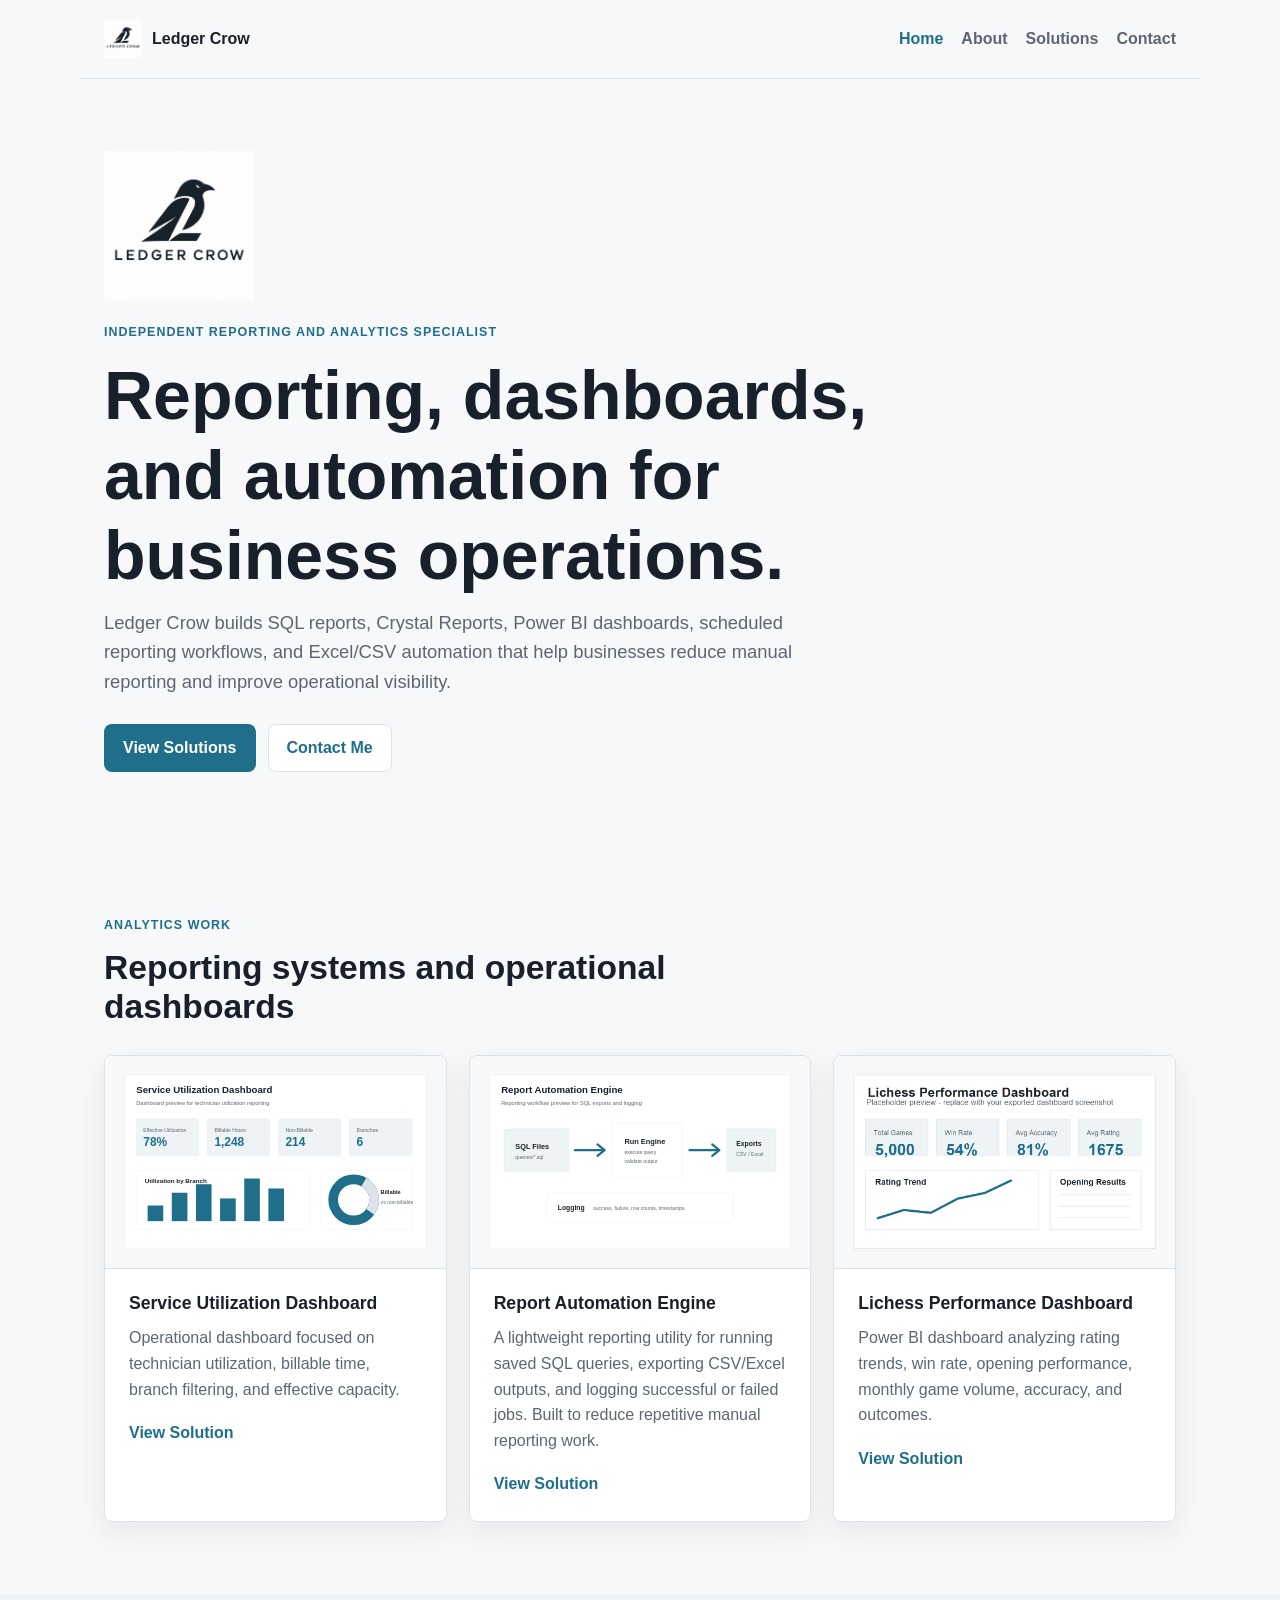
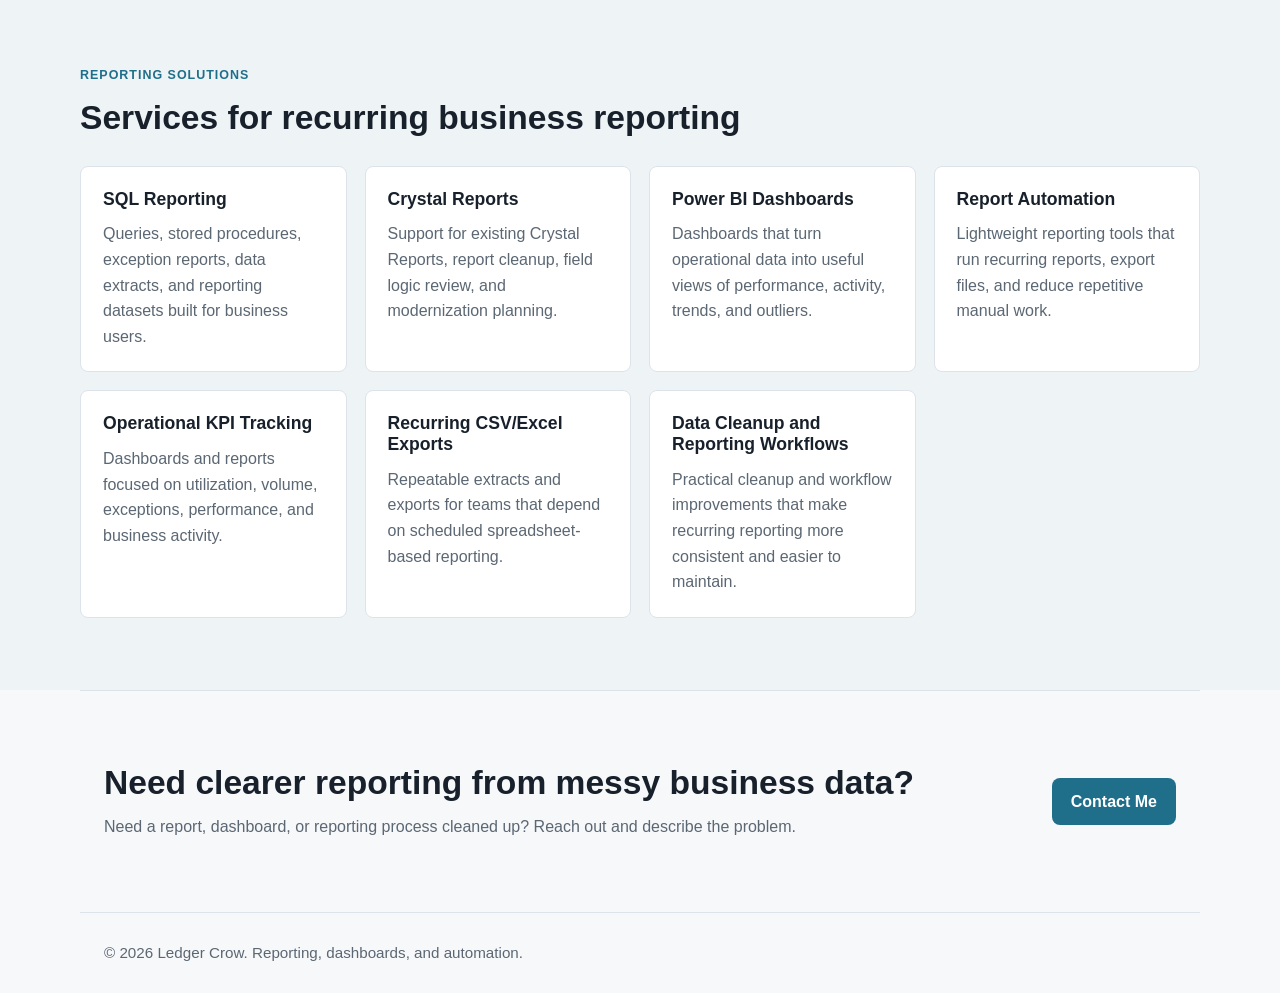
<file: index.html>
<!DOCTYPE html>
<html lang="en">
<head>
  <meta charset="UTF-8">
  <meta name="viewport" content="width=device-width, initial-scale=1.0">
  <title>Ledger Crow | Reporting, Dashboards, and Automation</title>
  <meta name="description" content="Ledger Crow provides independent reporting and analytics services for SQL reports, Power BI dashboards, Crystal Reports, and reporting automation.">
  <link rel="stylesheet" href="style.css">
</head>
<body>
  <header class="site-header">
    <a class="brand" href="index.html">
      <img src="images/ledger-crow-logo.png" alt="Ledger Crow logo">
      <span>Ledger Crow</span>
    </a>
    <button class="nav-toggle" type="button" aria-expanded="false" aria-controls="site-nav">Menu</button>
    <nav class="site-nav" id="site-nav" aria-label="Main navigation">
      <a href="index.html">Home</a>
      <a href="about.html">About</a>
      <a href="projects.html">Solutions</a>
      <a href="contact.html">Contact</a>
    </nav>
  </header>

  <main>
    <section class="hero">
      <div class="hero-content">
        <!-- Replace this headline and intro text with your preferred positioning when ready. -->
        <img class="hero-logo" src="images/ledger-crow-logo.png" alt="Ledger Crow logo">
        <p class="eyebrow">Independent reporting and analytics specialist</p>
        <h1>Reporting, dashboards, and automation for business operations.</h1>
        <p class="hero-text">Ledger Crow builds SQL reports, Crystal Reports, Power BI dashboards, scheduled reporting workflows, and Excel/CSV automation that help businesses reduce manual reporting and improve operational visibility.</p>
        <div class="button-row">
          <a class="button primary" href="projects.html">View Solutions</a>
          <a class="button secondary" href="contact.html">Contact Me</a>
        </div>
      </div>
    </section>

    <section class="section">
      <div class="section-heading">
        <p class="eyebrow">Analytics work</p>
        <h2>Reporting systems and operational dashboards</h2>
      </div>
      <div class="card-grid">
        <article class="project-card">
          <img src="images/service-utilization-placeholder.svg" alt="Service utilization dashboard preview">
          <div class="card-body">
            <h3>Service Utilization Dashboard</h3>
            <p>Operational dashboard focused on technician utilization, billable time, branch filtering, and effective capacity.</p>
            <a class="text-link" href="projects/service-utilization-dashboard.html">View Solution</a>
          </div>
        </article>
        <article class="project-card">
          <img src="images/report-automation-placeholder.svg" alt="Report automation engine preview">
          <div class="card-body">
            <h3>Report Automation Engine</h3>
            <p>A lightweight reporting utility for running saved SQL queries, exporting CSV/Excel outputs, and logging successful or failed jobs. Built to reduce repetitive manual reporting work.</p>
            <a class="text-link" href="projects/report-automation-engine.html">View Solution</a>
          </div>
        </article>
        <article class="project-card">
          <img src="images/lichess-dashboard-preview.png" alt="Lichess Performance Dashboard preview">
          <div class="card-body">
            <h3>Lichess Performance Dashboard</h3>
            <p>Power BI dashboard analyzing rating trends, win rate, opening performance, monthly game volume, accuracy, and outcomes.</p>
            <a class="text-link" href="projects/lichess-dashboard.html">View Solution</a>
          </div>
        </article>
      </div>
    </section>

    <section class="section muted">
      <div class="section-heading">
        <p class="eyebrow">Reporting solutions</p>
        <h2>Services for recurring business reporting</h2>
      </div>
      <div class="service-grid">
        <div class="service-item">
          <h3>SQL Reporting</h3>
          <p>Queries, stored procedures, exception reports, data extracts, and reporting datasets built for business users.</p>
        </div>
        <div class="service-item">
          <h3>Crystal Reports</h3>
          <p>Support for existing Crystal Reports, report cleanup, field logic review, and modernization planning.</p>
        </div>
        <div class="service-item">
          <h3>Power BI Dashboards</h3>
          <p>Dashboards that turn operational data into useful views of performance, activity, trends, and outliers.</p>
        </div>
        <div class="service-item">
          <h3>Report Automation</h3>
          <p>Lightweight reporting tools that run recurring reports, export files, and reduce repetitive manual work.</p>
        </div>
        <div class="service-item">
          <h3>Operational KPI Tracking</h3>
          <p>Dashboards and reports focused on utilization, volume, exceptions, performance, and business activity.</p>
        </div>
        <div class="service-item">
          <h3>Recurring CSV/Excel Exports</h3>
          <p>Repeatable extracts and exports for teams that depend on scheduled spreadsheet-based reporting.</p>
        </div>
        <div class="service-item">
          <h3>Data Cleanup and Reporting Workflows</h3>
          <p>Practical cleanup and workflow improvements that make recurring reporting more consistent and easier to maintain.</p>
        </div>
      </div>
    </section>

    <section class="cta-band">
      <div>
        <h2>Need clearer reporting from messy business data?</h2>
        <p>Need a report, dashboard, or reporting process cleaned up? Reach out and describe the problem.</p>
      </div>
      <a class="button primary" href="contact.html">Contact Me</a>
    </section>
  </main>

  <footer class="site-footer">
    <p>&copy; 2026 Ledger Crow. Reporting, dashboards, and automation.</p>
  </footer>

  <script src="script.js"></script>
</body>
</html>
</file>
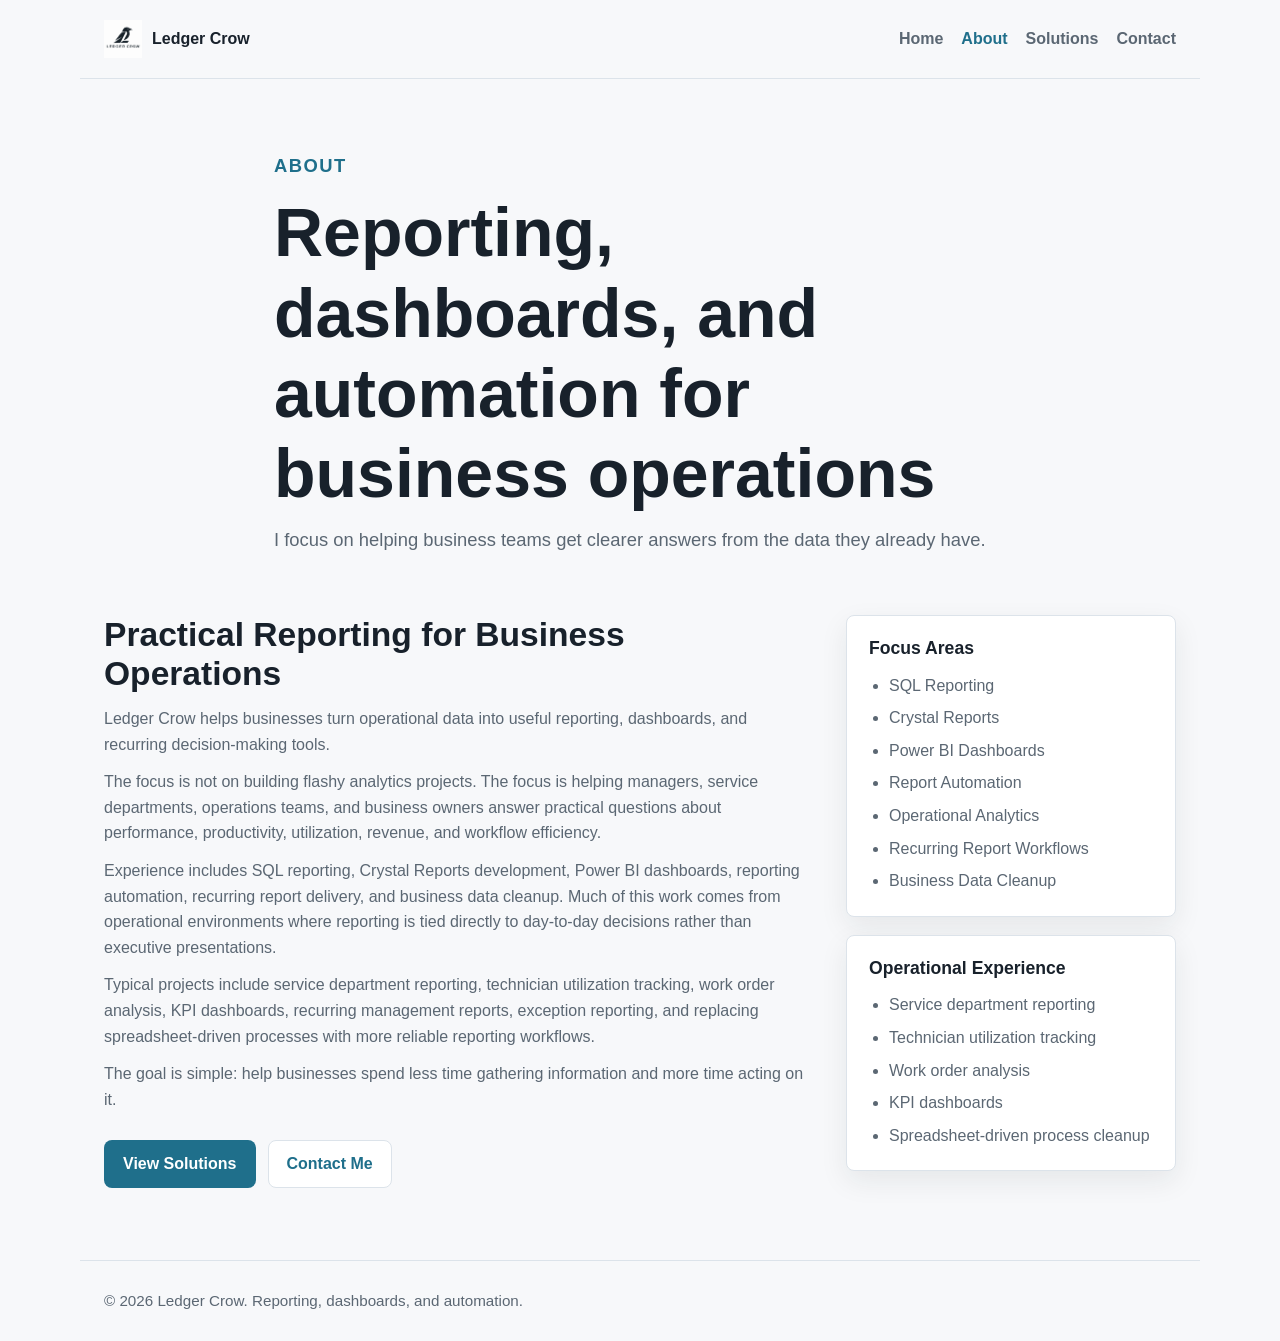
<file: about.html>
<!DOCTYPE html>
<html lang="en">
<head>
  <meta charset="UTF-8">
  <meta name="viewport" content="width=device-width, initial-scale=1.0">
  <title>About | Ledger Crow</title>
  <meta name="description" content="About Ledger Crow, an independent reporting and analytics service for SQL, Power BI, Crystal Reports, and business data.">
  <link rel="stylesheet" href="style.css">
</head>
<body>
  <header class="site-header">
    <a class="brand" href="index.html">
      <img src="images/ledger-crow-logo.png" alt="Ledger Crow logo">
      <span>Ledger Crow</span>
    </a>
    <button class="nav-toggle" type="button" aria-expanded="false" aria-controls="site-nav">Menu</button>
    <nav class="site-nav" id="site-nav" aria-label="Main navigation">
      <a href="index.html">Home</a>
      <a href="about.html">About</a>
      <a href="projects.html">Solutions</a>
      <a href="contact.html">Contact</a>
    </nav>
  </header>

  <main>
    <section class="page-header about-header">
      <p class="eyebrow">About</p>
      <h1>Reporting, dashboards, and automation for business operations</h1>
      <p>I focus on helping business teams get clearer answers from the data they already have.</p>
    </section>

    <section class="section about-content">
      <div class="about-grid">
        <div class="about-main">
          <h2>Practical Reporting for Business Operations</h2>
          <p>Ledger Crow helps businesses turn operational data into useful reporting, dashboards, and recurring decision-making tools.</p>
          <p>The focus is not on building flashy analytics projects. The focus is helping managers, service departments, operations teams, and business owners answer practical questions about performance, productivity, utilization, revenue, and workflow efficiency.</p>
          <p>Experience includes SQL reporting, Crystal Reports development, Power BI dashboards, reporting automation, recurring report delivery, and business data cleanup. Much of this work comes from operational environments where reporting is tied directly to day-to-day decisions rather than executive presentations.</p>
          <p>Typical projects include service department reporting, technician utilization tracking, work order analysis, KPI dashboards, recurring management reports, exception reporting, and replacing spreadsheet-driven processes with more reliable reporting workflows.</p>
          <p>The goal is simple: help businesses spend less time gathering information and more time acting on it.</p>
          <div class="button-row">
            <a class="button primary" href="projects.html">View Solutions</a>
            <a class="button secondary" href="contact.html">Contact Me</a>
          </div>
        </div>

        <aside class="about-sidebar" aria-label="Ledger Crow focus areas">
          <div class="info-card">
            <h3>Focus Areas</h3>
            <ul class="compact-list">
              <li>SQL Reporting</li>
              <li>Crystal Reports</li>
              <li>Power BI Dashboards</li>
              <li>Report Automation</li>
              <li>Operational Analytics</li>
              <li>Recurring Report Workflows</li>
              <li>Business Data Cleanup</li>
            </ul>
          </div>

          <div class="info-card">
            <h3>Operational Experience</h3>
            <ul class="compact-list">
              <li>Service department reporting</li>
              <li>Technician utilization tracking</li>
              <li>Work order analysis</li>
              <li>KPI dashboards</li>
              <li>Spreadsheet-driven process cleanup</li>
            </ul>
          </div>
        </aside>
      </div>
    </section>
  </main>

  <footer class="site-footer">
    <p>&copy; 2026 Ledger Crow. Reporting, dashboards, and automation.</p>
  </footer>

  <script src="script.js"></script>
</body>
</html>
</file>
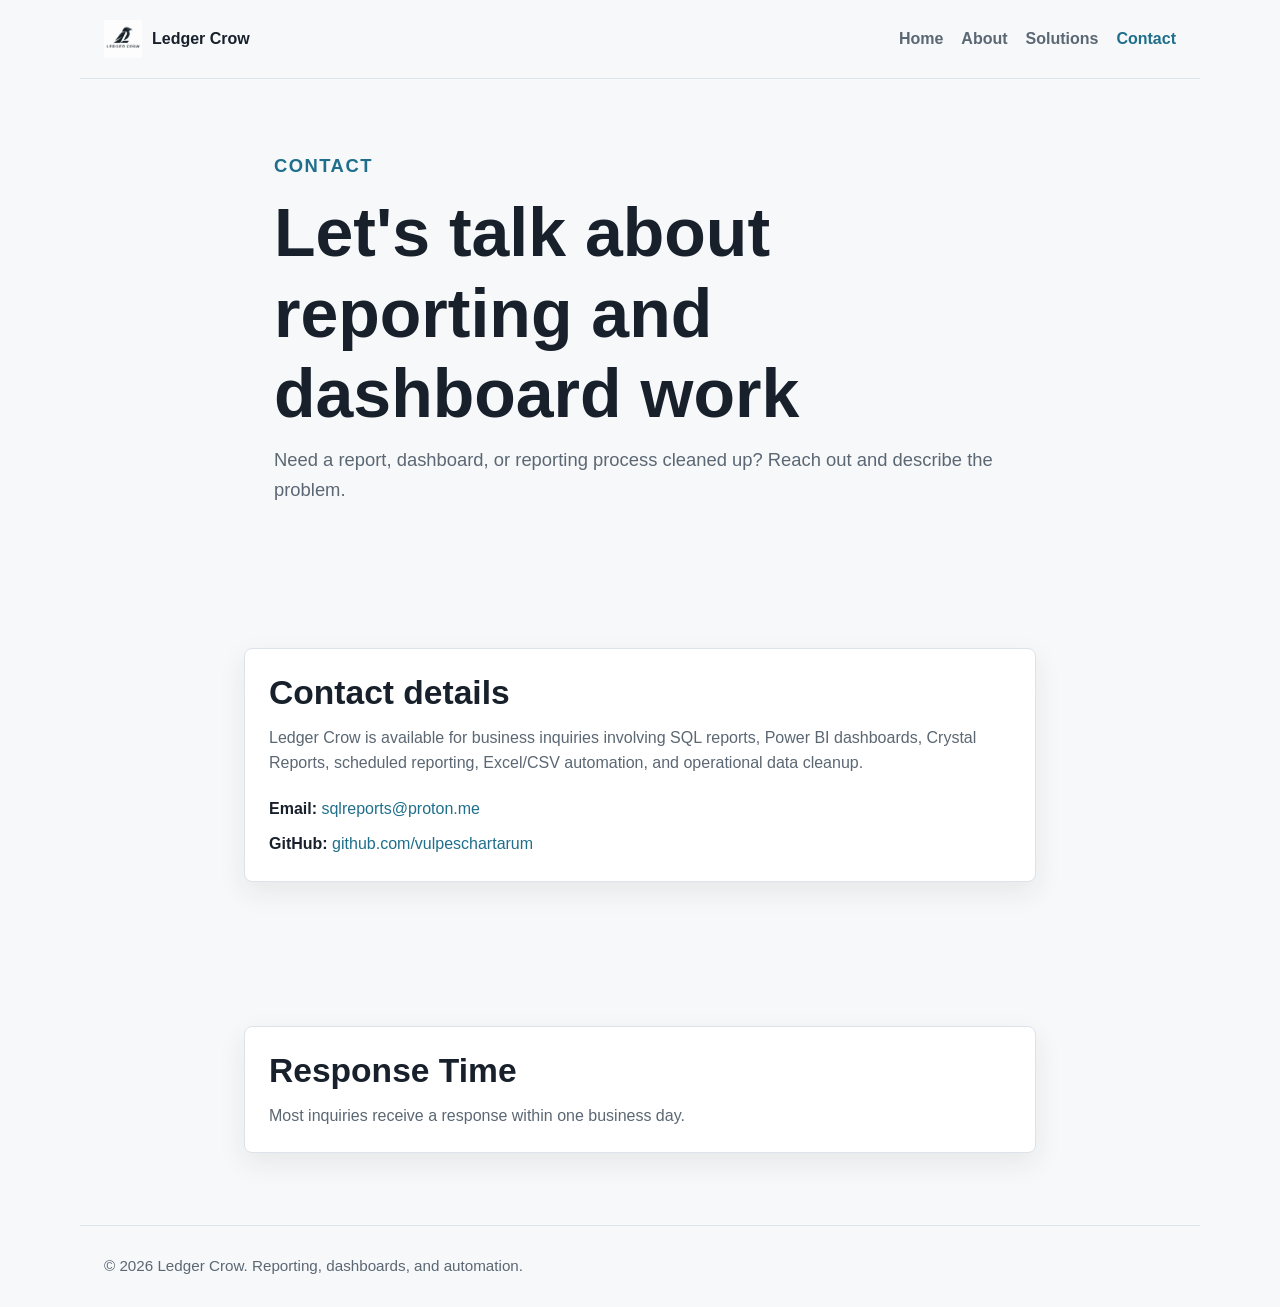
<file: contact.html>
<!DOCTYPE html>
<html lang="en">
<head>
  <meta charset="UTF-8">
  <meta name="viewport" content="width=device-width, initial-scale=1.0">
  <title>Contact | Ledger Crow</title>
  <meta name="description" content="Contact Ledger Crow for SQL reporting, Power BI dashboards, Crystal Reports, reporting automation, and data cleanup work.">
  <link rel="stylesheet" href="style.css">
</head>
<body>
  <header class="site-header">
    <a class="brand" href="index.html">
      <img src="images/ledger-crow-logo.png" alt="Ledger Crow logo">
      <span>Ledger Crow</span>
    </a>
    <button class="nav-toggle" type="button" aria-expanded="false" aria-controls="site-nav">Menu</button>
    <nav class="site-nav" id="site-nav" aria-label="Main navigation">
      <a href="index.html">Home</a>
      <a href="about.html">About</a>
      <a href="projects.html">Solutions</a>
      <a href="contact.html">Contact</a>
    </nav>
  </header>

  <main>
    <section class="page-header">
      <p class="eyebrow">Contact</p>
      <h1>Let's talk about reporting and dashboard work</h1>
      <p>Need a report, dashboard, or reporting process cleaned up? Reach out and describe the problem.</p>
    </section>

    <section class="section narrow">
      <div class="contact-card">
        <h2>Contact details</h2>
        <p>Ledger Crow is available for business inquiries involving SQL reports, Power BI dashboards, Crystal Reports, scheduled reporting, Excel/CSV automation, and operational data cleanup.</p>
        <ul class="contact-list">
          <li><strong>Email:</strong> <a href="mailto:sqlreports@proton.me">sqlreports@proton.me</a></li>
          <li><strong>GitHub:</strong> <a href="https://github.com/vulpeschartarum" target="_blank" rel="noopener">github.com/vulpeschartarum</a></li>
        </ul>
      </div>
    </section>

    <section class="section narrow">
      <div class="contact-card">
        <h2>Response Time</h2>
        <p>Most inquiries receive a response within one business day.</p>
      </div>
    </section>
  </main>

  <footer class="site-footer">
    <p>&copy; 2026 Ledger Crow. Reporting, dashboards, and automation.</p>
  </footer>

  <script src="script.js"></script>
</body>
</html>
</file>
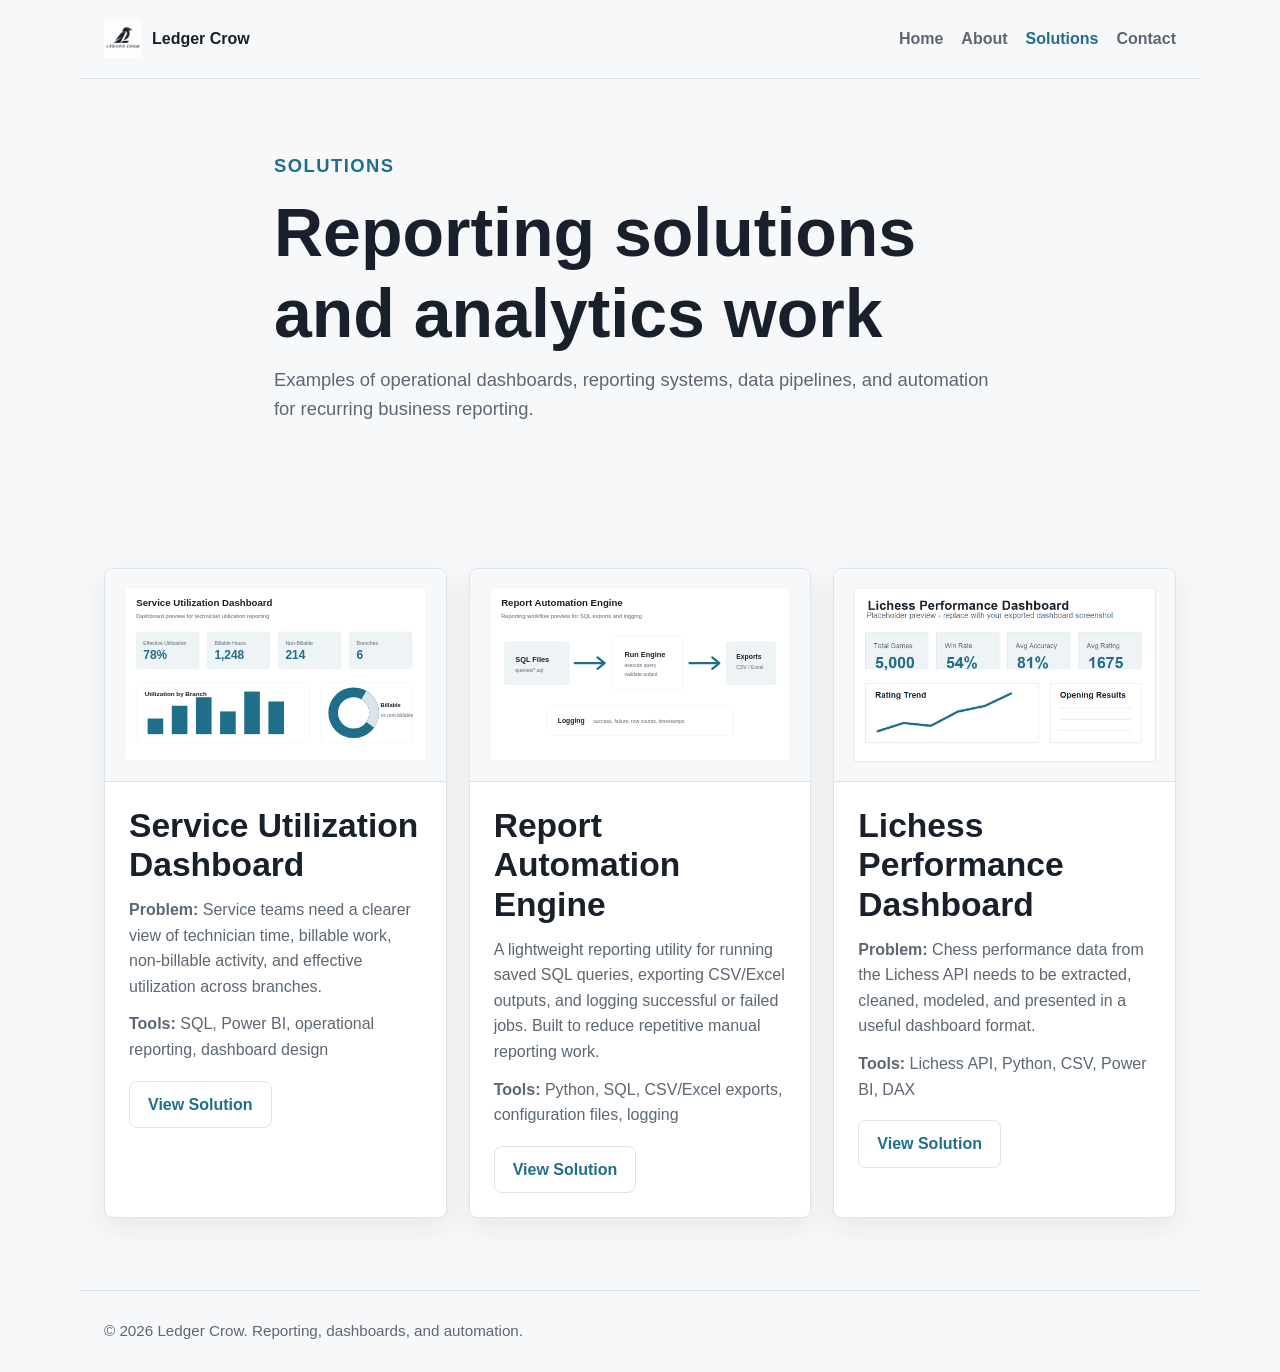
<file: projects.html>
<!DOCTYPE html>
<html lang="en">
<head>
  <meta charset="UTF-8">
  <meta name="viewport" content="width=device-width, initial-scale=1.0">
  <title>Solutions | Ledger Crow</title>
  <meta name="description" content="Ledger Crow solutions for SQL reporting, Power BI dashboards, Crystal Reports, and report automation.">
  <link rel="stylesheet" href="style.css">
</head>
<body>
  <header class="site-header">
    <a class="brand" href="index.html">
      <img src="images/ledger-crow-logo.png" alt="Ledger Crow logo">
      <span>Ledger Crow</span>
    </a>
    <button class="nav-toggle" type="button" aria-expanded="false" aria-controls="site-nav">Menu</button>
    <nav class="site-nav" id="site-nav" aria-label="Main navigation">
      <a href="index.html">Home</a>
      <a href="about.html">About</a>
      <a href="projects.html">Solutions</a>
      <a href="contact.html">Contact</a>
    </nav>
  </header>

  <main>
    <section class="page-header">
      <p class="eyebrow">Solutions</p>
      <h1>Reporting solutions and analytics work</h1>
      <p>Examples of operational dashboards, reporting systems, data pipelines, and automation for recurring business reporting.</p>
    </section>

    <section class="section">
      <div class="card-grid">
        <article class="project-card">
          <img src="images/service-utilization-placeholder.svg" alt="Service utilization dashboard preview">
          <div class="card-body">
            <h2>Service Utilization Dashboard</h2>
            <p><strong>Problem:</strong> Service teams need a clearer view of technician time, billable work, non-billable activity, and effective utilization across branches.</p>
            <p><strong>Tools:</strong> SQL, Power BI, operational reporting, dashboard design</p>
            <a class="button secondary" href="projects/service-utilization-dashboard.html">View Solution</a>
          </div>
        </article>

        <article class="project-card">
          <img src="images/report-automation-placeholder.svg" alt="Report automation engine preview">
          <div class="card-body">
            <h2>Report Automation Engine</h2>
            <p>A lightweight reporting utility for running saved SQL queries, exporting CSV/Excel outputs, and logging successful or failed jobs. Built to reduce repetitive manual reporting work.</p>
            <p><strong>Tools:</strong> Python, SQL, CSV/Excel exports, configuration files, logging</p>
            <a class="button secondary" href="projects/report-automation-engine.html">View Solution</a>
          </div>
        </article>

        <article class="project-card">
          <img src="images/lichess-dashboard-preview.png" alt="Lichess Performance Dashboard preview">
          <div class="card-body">
            <h2>Lichess Performance Dashboard</h2>
            <p><strong>Problem:</strong> Chess performance data from the Lichess API needs to be extracted, cleaned, modeled, and presented in a useful dashboard format.</p>
            <p><strong>Tools:</strong> Lichess API, Python, CSV, Power BI, DAX</p>
            <a class="button secondary" href="projects/lichess-dashboard.html">View Solution</a>
          </div>
        </article>
      </div>
    </section>
  </main>

  <footer class="site-footer">
    <p>&copy; 2026 Ledger Crow. Reporting, dashboards, and automation.</p>
  </footer>

  <script src="script.js"></script>
</body>
</html>
</file>
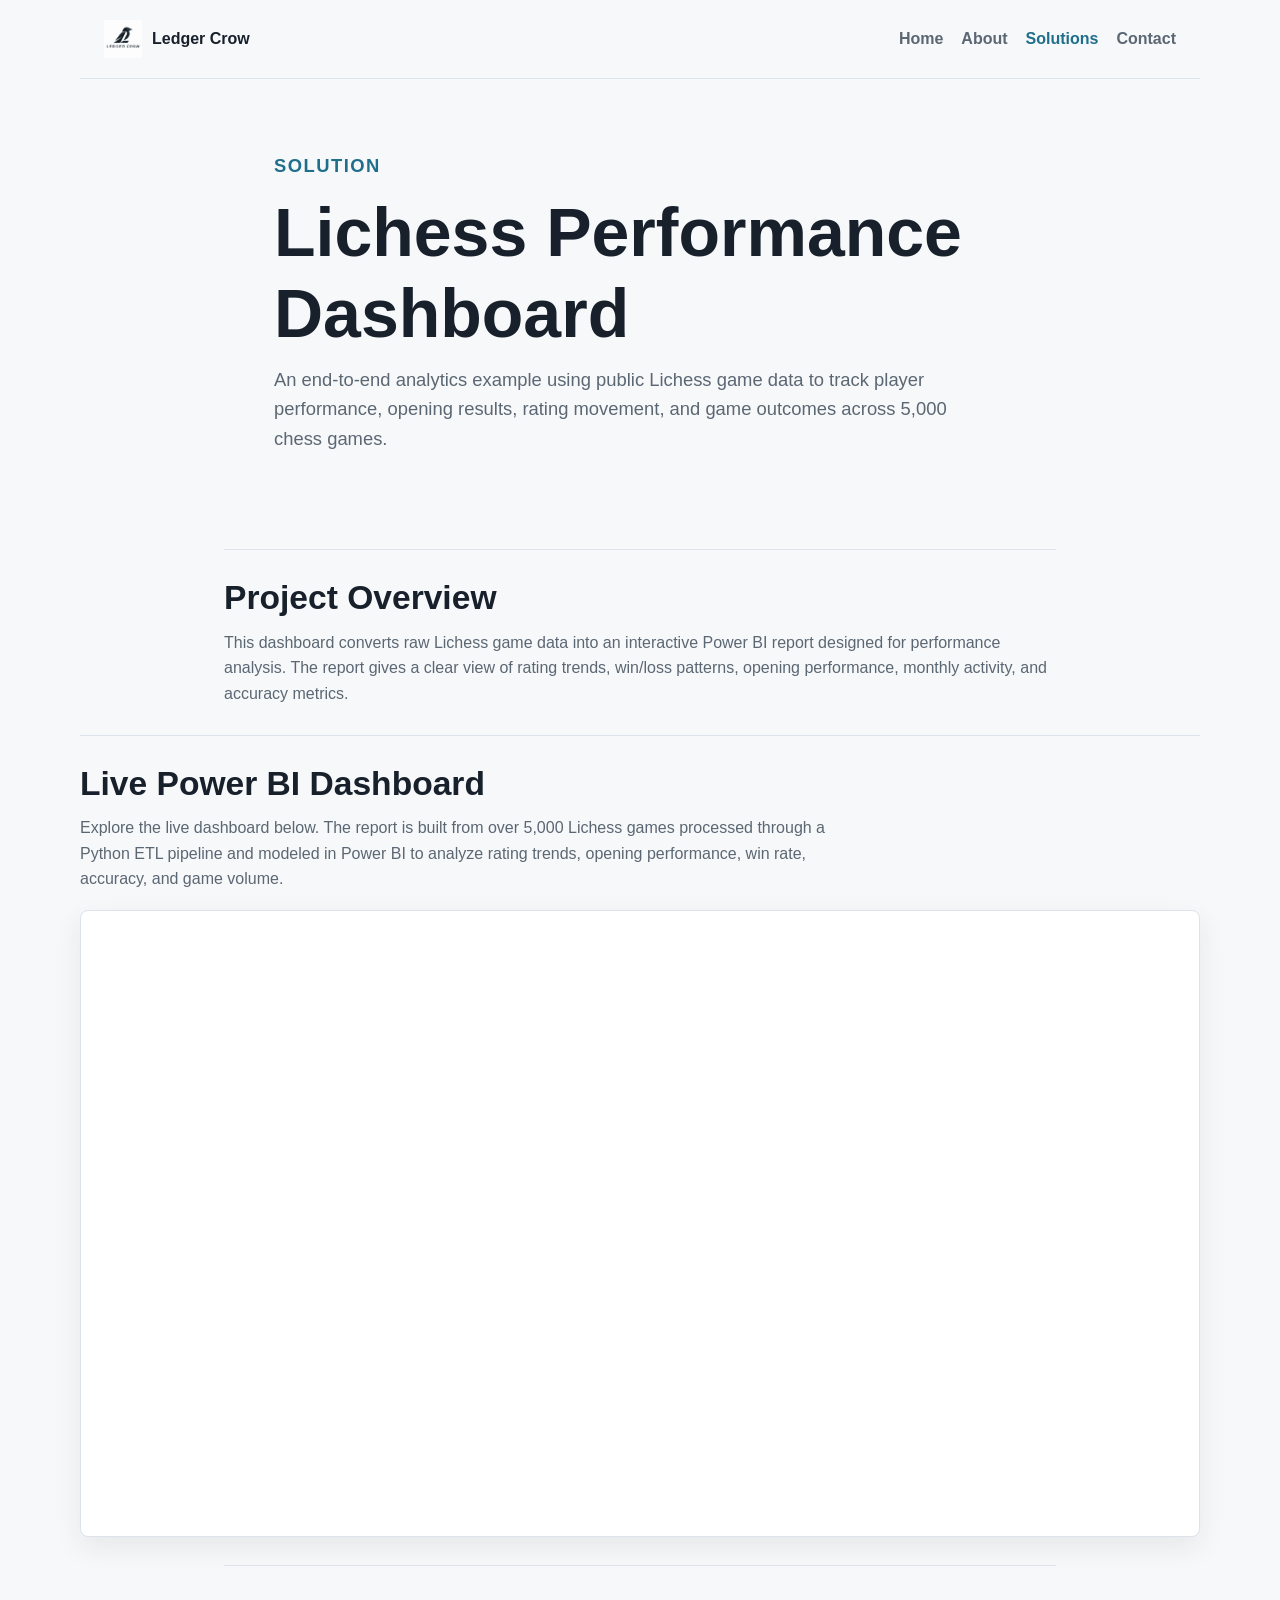
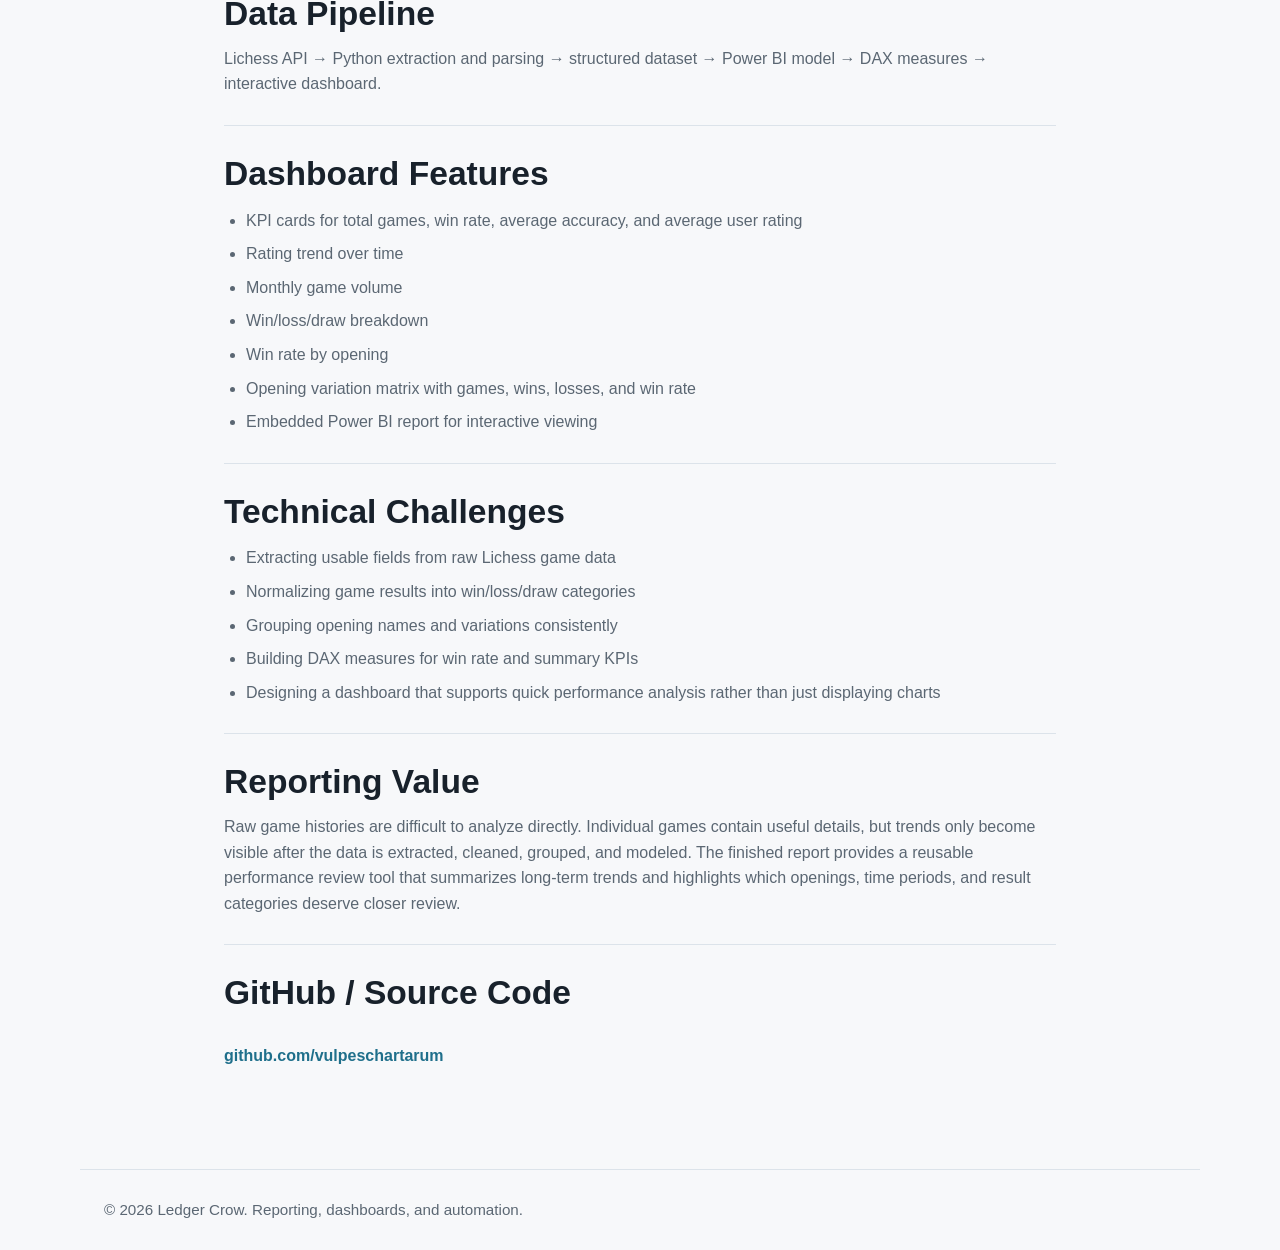
<file: projects/lichess-dashboard.html>
<!DOCTYPE html>
<html lang="en">
<head>
  <meta charset="UTF-8">
  <meta name="viewport" content="width=device-width, initial-scale=1.0">
  <title>Lichess Performance Dashboard | Ledger Crow</title>
  <meta name="description" content="Ledger Crow solution for a Power BI dashboard built from Lichess API chess game data.">
  <link rel="stylesheet" href="../style.css">
</head>
<body>
  <header class="site-header">
    <a class="brand" href="../index.html">
      <img src="../images/ledger-crow-logo.png" alt="Ledger Crow logo">
      <span>Ledger Crow</span>
    </a>
    <button class="nav-toggle" type="button" aria-expanded="false" aria-controls="site-nav">Menu</button>
    <nav class="site-nav" id="site-nav" aria-label="Main navigation">
      <a href="../index.html">Home</a>
      <a href="../about.html">About</a>
      <a href="../projects.html">Solutions</a>
      <a href="../contact.html">Contact</a>
    </nav>
  </header>

  <main>
    <section class="page-header">
      <p class="eyebrow">Solution</p>
      <h1>Lichess Performance Dashboard</h1>
      <p>An end-to-end analytics example using public Lichess game data to track player performance, opening results, rating movement, and game outcomes across 5,000 chess games.</p>
    </section>

    <article class="case-study">
      <section>
        <h2>Project Overview</h2>
        <p>This dashboard converts raw Lichess game data into an interactive Power BI report designed for performance analysis. The report gives a clear view of rating trends, win/loss patterns, opening performance, monthly activity, and accuracy metrics.</p>
      </section>

      <section class="wide-section live-dashboard-section">
        <h2>Live Power BI Dashboard</h2>
        <p>Explore the live dashboard below. The report is built from over 5,000 Lichess games processed through a Python ETL pipeline and modeled in Power BI to analyze rating trends, opening performance, win rate, accuracy, and game volume.</p>
        <div class="power-bi-embed">
          <iframe
            title="Lichess Dashboard"
            src="https://app.powerbi.com/view?r=eyJrIjoiMTUyOGUyYTgtN2FkZS00YzRjLWIwZDUtNTRlOWY3ZmZlNTdmIiwidCI6IjllMTQ3NmFlLWI1OWEtNDE0ZC05OWUyLWU4YzVjOTFhNTBiMSJ9"
            width="100%"
            height="625"
            frameborder="0"
            allowfullscreen="true">
          </iframe>
        </div>
      </section>

      <section>
        <h2>Data Pipeline</h2>
        <p>Lichess API &rarr; Python extraction and parsing &rarr; structured dataset &rarr; Power BI model &rarr; DAX measures &rarr; interactive dashboard.</p>
      </section>

      <section>
        <h2>Dashboard Features</h2>
        <ul class="feature-list">
          <li>KPI cards for total games, win rate, average accuracy, and average user rating</li>
          <li>Rating trend over time</li>
          <li>Monthly game volume</li>
          <li>Win/loss/draw breakdown</li>
          <li>Win rate by opening</li>
          <li>Opening variation matrix with games, wins, losses, and win rate</li>
          <li>Embedded Power BI report for interactive viewing</li>
        </ul>
      </section>

      <section>
        <h2>Technical Challenges</h2>
        <ul class="feature-list">
          <li>Extracting usable fields from raw Lichess game data</li>
          <li>Normalizing game results into win/loss/draw categories</li>
          <li>Grouping opening names and variations consistently</li>
          <li>Building DAX measures for win rate and summary KPIs</li>
          <li>Designing a dashboard that supports quick performance analysis rather than just displaying charts</li>
        </ul>
      </section>

      <section>
        <h2>Reporting Value</h2>
        <p>Raw game histories are difficult to analyze directly. Individual games contain useful details, but trends only become visible after the data is extracted, cleaned, grouped, and modeled. The finished report provides a reusable performance review tool that summarizes long-term trends and highlights which openings, time periods, and result categories deserve closer review.</p>
      </section>

      <section>
        <h2>GitHub / Source Code</h2>
        <p><a class="text-link" href="https://github.com/vulpeschartarum" target="_blank" rel="noopener">github.com/vulpeschartarum</a></p>
      </section>
    </article>
  </main>

  <footer class="site-footer">
    <p>&copy; 2026 Ledger Crow. Reporting, dashboards, and automation.</p>
  </footer>

  <script src="../script.js"></script>
</body>
</html>
</file>
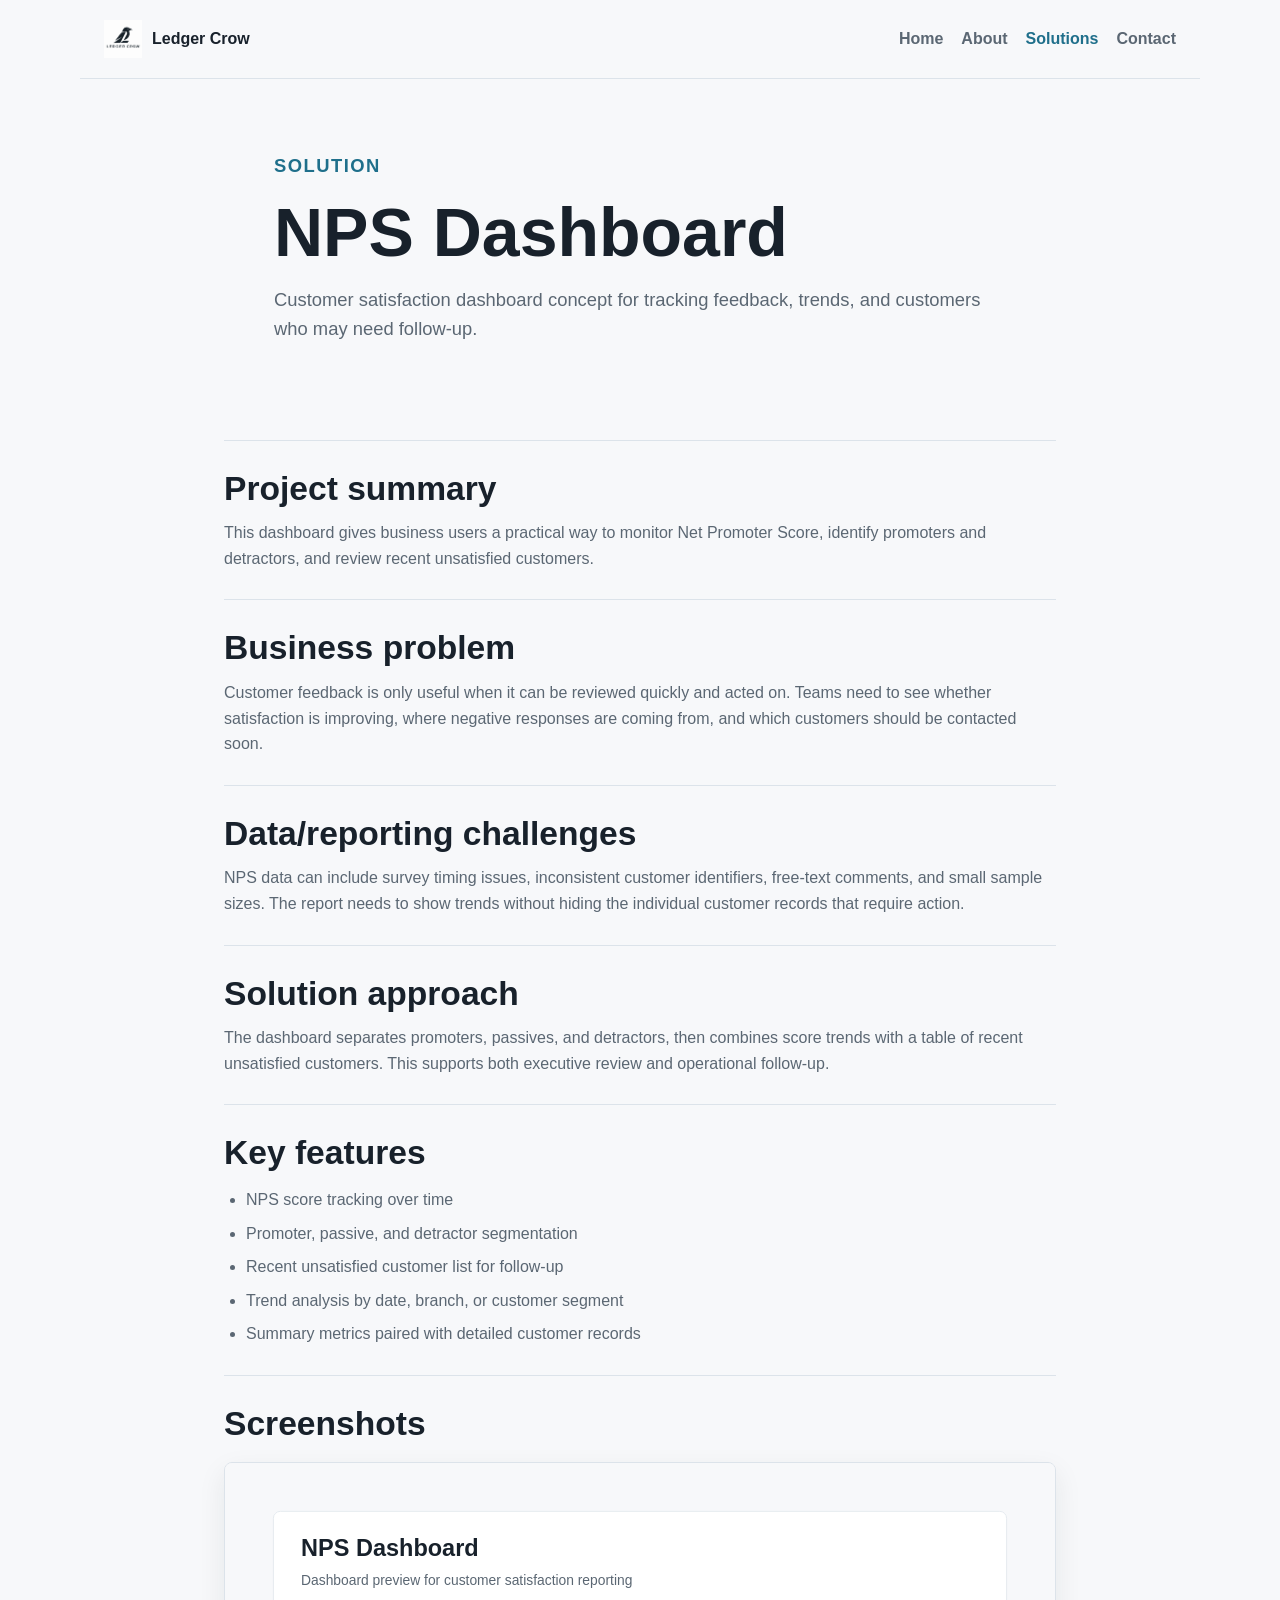
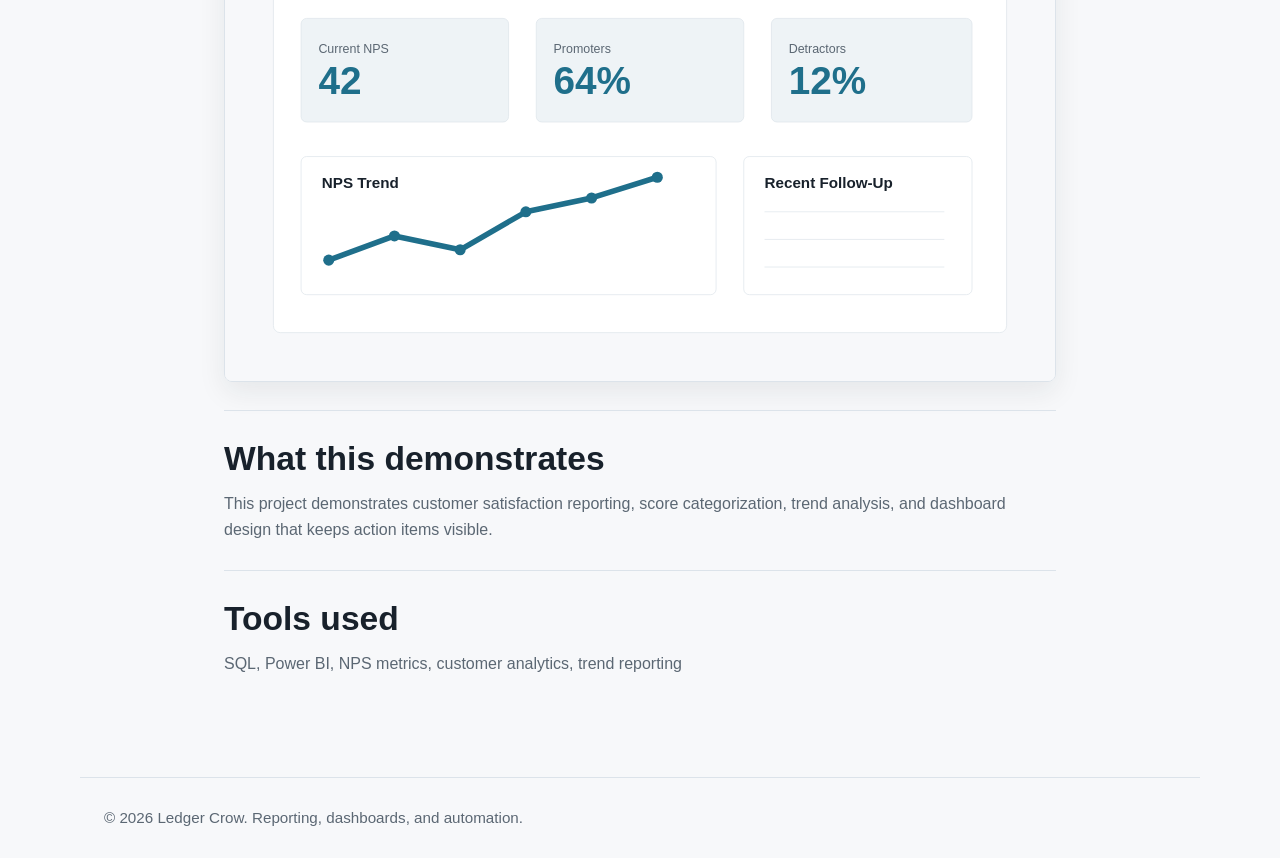
<file: projects/nps-dashboard.html>
<!DOCTYPE html>
<html lang="en">
<head>
  <meta charset="UTF-8">
  <meta name="viewport" content="width=device-width, initial-scale=1.0">
  <title>NPS Dashboard | Ledger Crow</title>
  <meta name="description" content="Ledger Crow solution for customer satisfaction and NPS dashboard reporting.">
  <link rel="stylesheet" href="../style.css">
</head>
<body>
  <header class="site-header">
    <a class="brand" href="../index.html">
      <img src="../images/ledger-crow-logo.png" alt="Ledger Crow logo">
      <span>Ledger Crow</span>
    </a>
    <button class="nav-toggle" type="button" aria-expanded="false" aria-controls="site-nav">Menu</button>
    <nav class="site-nav" id="site-nav" aria-label="Main navigation">
      <a href="../index.html">Home</a>
      <a href="../about.html">About</a>
      <a href="../projects.html">Solutions</a>
      <a href="../contact.html">Contact</a>
    </nav>
  </header>

  <main>
    <section class="page-header">
      <p class="eyebrow">Solution</p>
      <h1>NPS Dashboard</h1>
      <p>Customer satisfaction dashboard concept for tracking feedback, trends, and customers who may need follow-up.</p>
    </section>

    <article class="case-study">
      <section>
        <h2>Project summary</h2>
        <!-- Replace this summary with real project context when available. -->
        <p>This dashboard gives business users a practical way to monitor Net Promoter Score, identify promoters and detractors, and review recent unsatisfied customers.</p>
      </section>

      <section>
        <h2>Business problem</h2>
        <p>Customer feedback is only useful when it can be reviewed quickly and acted on. Teams need to see whether satisfaction is improving, where negative responses are coming from, and which customers should be contacted soon.</p>
      </section>

      <section>
        <h2>Data/reporting challenges</h2>
        <p>NPS data can include survey timing issues, inconsistent customer identifiers, free-text comments, and small sample sizes. The report needs to show trends without hiding the individual customer records that require action.</p>
      </section>

      <section>
        <h2>Solution approach</h2>
        <p>The dashboard separates promoters, passives, and detractors, then combines score trends with a table of recent unsatisfied customers. This supports both executive review and operational follow-up.</p>
      </section>

      <section>
        <h2>Key features</h2>
        <ul class="feature-list">
          <li>NPS score tracking over time</li>
          <li>Promoter, passive, and detractor segmentation</li>
          <li>Recent unsatisfied customer list for follow-up</li>
          <li>Trend analysis by date, branch, or customer segment</li>
          <li>Summary metrics paired with detailed customer records</li>
        </ul>
      </section>

      <section>
        <h2>Screenshots</h2>
        <img class="case-image" src="../images/nps-dashboard-placeholder.svg" alt="NPS dashboard preview">
      </section>

      <section>
        <h2>What this demonstrates</h2>
        <p>This project demonstrates customer satisfaction reporting, score categorization, trend analysis, and dashboard design that keeps action items visible.</p>
      </section>

      <section>
        <h2>Tools used</h2>
        <p>SQL, Power BI, NPS metrics, customer analytics, trend reporting</p>
      </section>
    </article>
  </main>

  <footer class="site-footer">
    <p>&copy; 2026 Ledger Crow. Reporting, dashboards, and automation.</p>
  </footer>

  <script src="../script.js"></script>
</body>
</html>
</file>
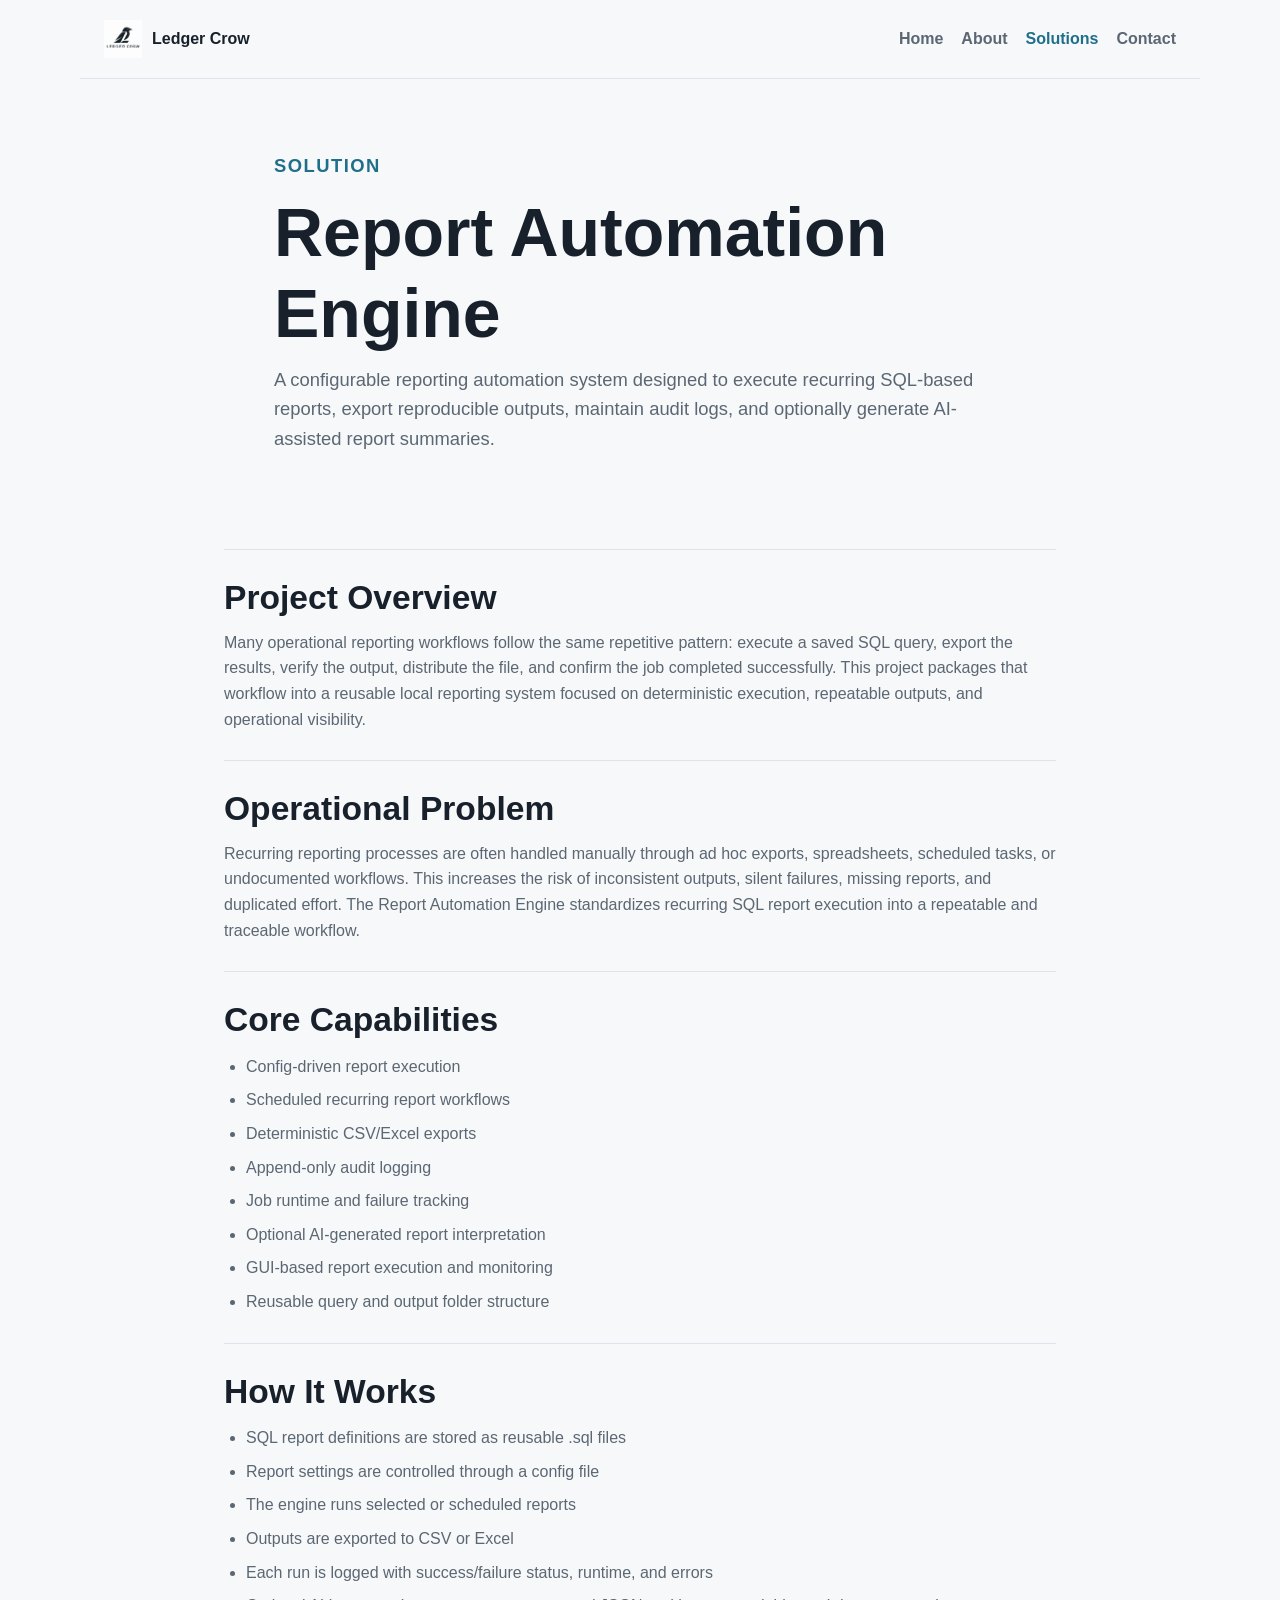
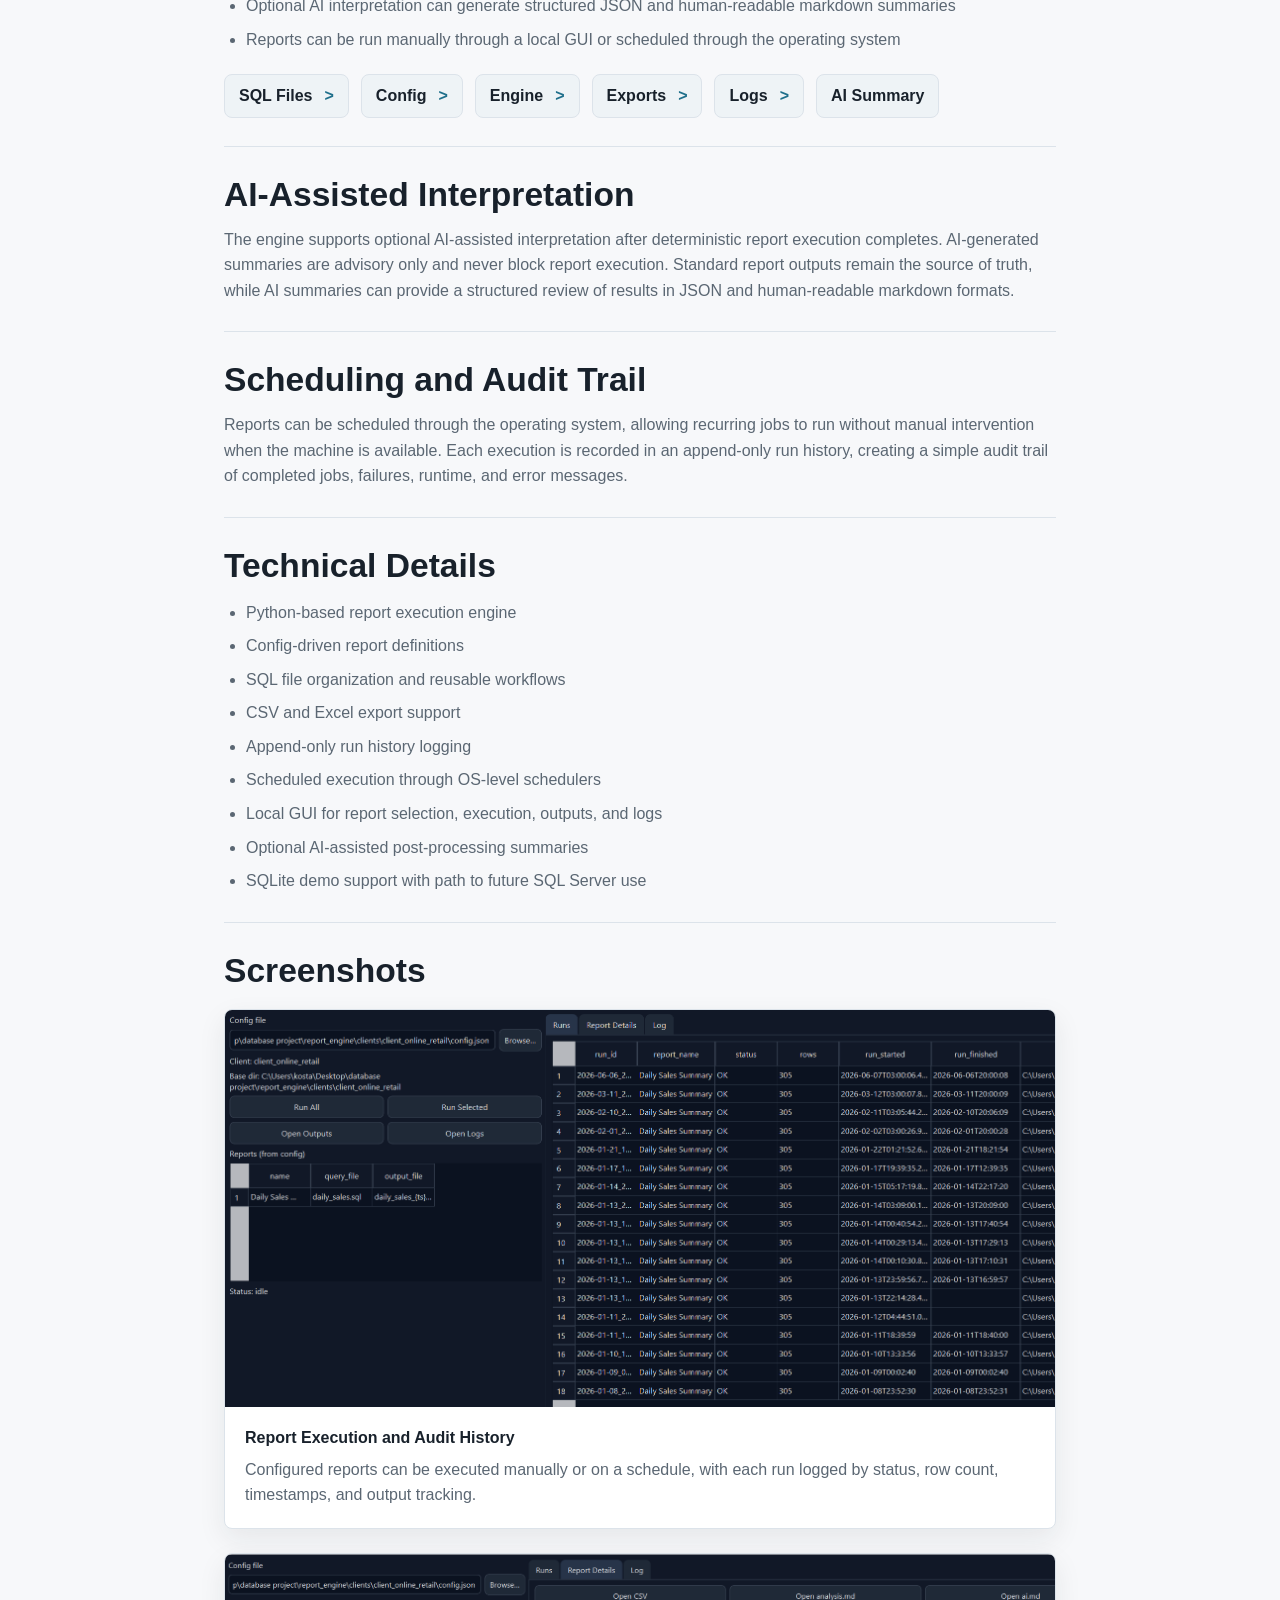
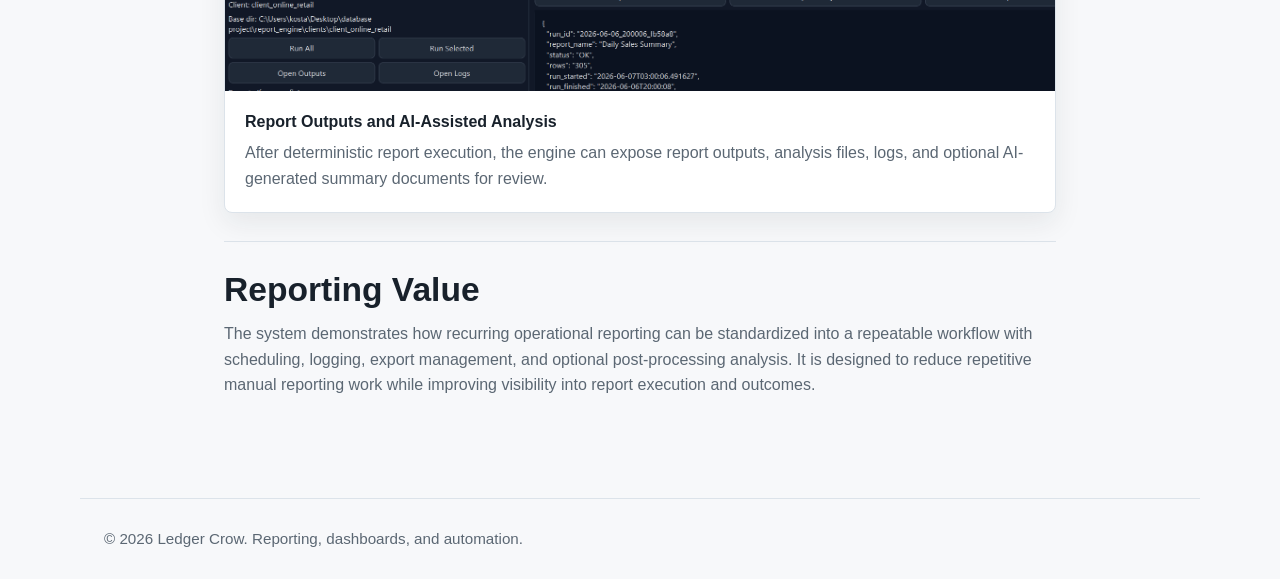
<file: projects/report-automation-engine.html>
<!DOCTYPE html>
<html lang="en">
<head>
  <meta charset="UTF-8">
  <meta name="viewport" content="width=device-width, initial-scale=1.0">
  <title>Report Automation Engine | Ledger Crow</title>
  <meta name="description" content="Ledger Crow solution for a configurable SQL reporting automation system with exports, audit logs, scheduling, and optional AI summaries.">
  <link rel="stylesheet" href="../style.css">
</head>
<body>
  <header class="site-header">
    <a class="brand" href="../index.html">
      <img src="../images/ledger-crow-logo.png" alt="Ledger Crow logo">
      <span>Ledger Crow</span>
    </a>
    <button class="nav-toggle" type="button" aria-expanded="false" aria-controls="site-nav">Menu</button>
    <nav class="site-nav" id="site-nav" aria-label="Main navigation">
      <a href="../index.html">Home</a>
      <a href="../about.html">About</a>
      <a href="../projects.html">Solutions</a>
      <a href="../contact.html">Contact</a>
    </nav>
  </header>

  <main>
    <section class="page-header">
      <p class="eyebrow">Solution</p>
      <h1>Report Automation Engine</h1>
      <p>A configurable reporting automation system designed to execute recurring SQL-based reports, export reproducible outputs, maintain audit logs, and optionally generate AI-assisted report summaries.</p>
    </section>

    <article class="case-study">
      <section>
        <h2>Project Overview</h2>
        <!-- Replace this summary with real implementation details when available. -->
        <p>Many operational reporting workflows follow the same repetitive pattern: execute a saved SQL query, export the results, verify the output, distribute the file, and confirm the job completed successfully. This project packages that workflow into a reusable local reporting system focused on deterministic execution, repeatable outputs, and operational visibility.</p>
      </section>

      <section>
        <h2>Operational Problem</h2>
        <p>Recurring reporting processes are often handled manually through ad hoc exports, spreadsheets, scheduled tasks, or undocumented workflows. This increases the risk of inconsistent outputs, silent failures, missing reports, and duplicated effort. The Report Automation Engine standardizes recurring SQL report execution into a repeatable and traceable workflow.</p>
      </section>

      <section>
        <h2>Core Capabilities</h2>
        <ul class="feature-list">
          <li>Config-driven report execution</li>
          <li>Scheduled recurring report workflows</li>
          <li>Deterministic CSV/Excel exports</li>
          <li>Append-only audit logging</li>
          <li>Job runtime and failure tracking</li>
          <li>Optional AI-generated report interpretation</li>
          <li>GUI-based report execution and monitoring</li>
          <li>Reusable query and output folder structure</li>
        </ul>
      </section>

      <section>
        <h2>How It Works</h2>
        <ul class="feature-list">
          <li>SQL report definitions are stored as reusable .sql files</li>
          <li>Report settings are controlled through a config file</li>
          <li>The engine runs selected or scheduled reports</li>
          <li>Outputs are exported to CSV or Excel</li>
          <li>Each run is logged with success/failure status, runtime, and errors</li>
          <li>Optional AI interpretation can generate structured JSON and human-readable markdown summaries</li>
          <li>Reports can be run manually through a local GUI or scheduled through the operating system</li>
        </ul>
        <div class="workflow-strip" aria-label="Report automation workflow">
          <span>SQL Files</span>
          <span>Config</span>
          <span>Engine</span>
          <span>Exports</span>
          <span>Logs</span>
          <span>AI Summary</span>
        </div>
      </section>

      <section>
        <h2>AI-Assisted Interpretation</h2>
        <p>The engine supports optional AI-assisted interpretation after deterministic report execution completes. AI-generated summaries are advisory only and never block report execution. Standard report outputs remain the source of truth, while AI summaries can provide a structured review of results in JSON and human-readable markdown formats.</p>
      </section>

      <section>
        <h2>Scheduling and Audit Trail</h2>
        <p>Reports can be scheduled through the operating system, allowing recurring jobs to run without manual intervention when the machine is available. Each execution is recorded in an append-only run history, creating a simple audit trail of completed jobs, failures, runtime, and error messages.</p>
      </section>

      <section>
        <h2>Technical Details</h2>
        <ul class="feature-list">
          <li>Python-based report execution engine</li>
          <li>Config-driven report definitions</li>
          <li>SQL file organization and reusable workflows</li>
          <li>CSV and Excel export support</li>
          <li>Append-only run history logging</li>
          <li>Scheduled execution through OS-level schedulers</li>
          <li>Local GUI for report selection, execution, outputs, and logs</li>
          <li>Optional AI-assisted post-processing summaries</li>
          <li>SQLite demo support with path to future SQL Server use</li>
        </ul>
      </section>

      <section>
        <h2>Screenshots</h2>
        <div class="screenshot-stack">
          <figure class="screenshot-card">
            <img src="../images/report-engine-gui-1.png" alt="Report Automation Engine run history screen">
            <figcaption>
              <strong>Report Execution and Audit History</strong>
              <span>Configured reports can be executed manually or on a schedule, with each run logged by status, row count, timestamps, and output tracking.</span>
            </figcaption>
          </figure>

          <figure class="screenshot-card">
            <img src="../images/report-engine-gui-2.png" alt="Report Automation Engine report output and AI summary screen">
            <figcaption>
              <strong>Report Outputs and AI-Assisted Analysis</strong>
              <span>After deterministic report execution, the engine can expose report outputs, analysis files, logs, and optional AI-generated summary documents for review.</span>
            </figcaption>
          </figure>
        </div>
      </section>

      <section>
        <h2>Reporting Value</h2>
        <p>The system demonstrates how recurring operational reporting can be standardized into a repeatable workflow with scheduling, logging, export management, and optional post-processing analysis. It is designed to reduce repetitive manual reporting work while improving visibility into report execution and outcomes.</p>
      </section>
    </article>
  </main>

  <footer class="site-footer">
    <p>&copy; 2026 Ledger Crow. Reporting, dashboards, and automation.</p>
  </footer>

  <script src="../script.js"></script>
</body>
</html>
</file>
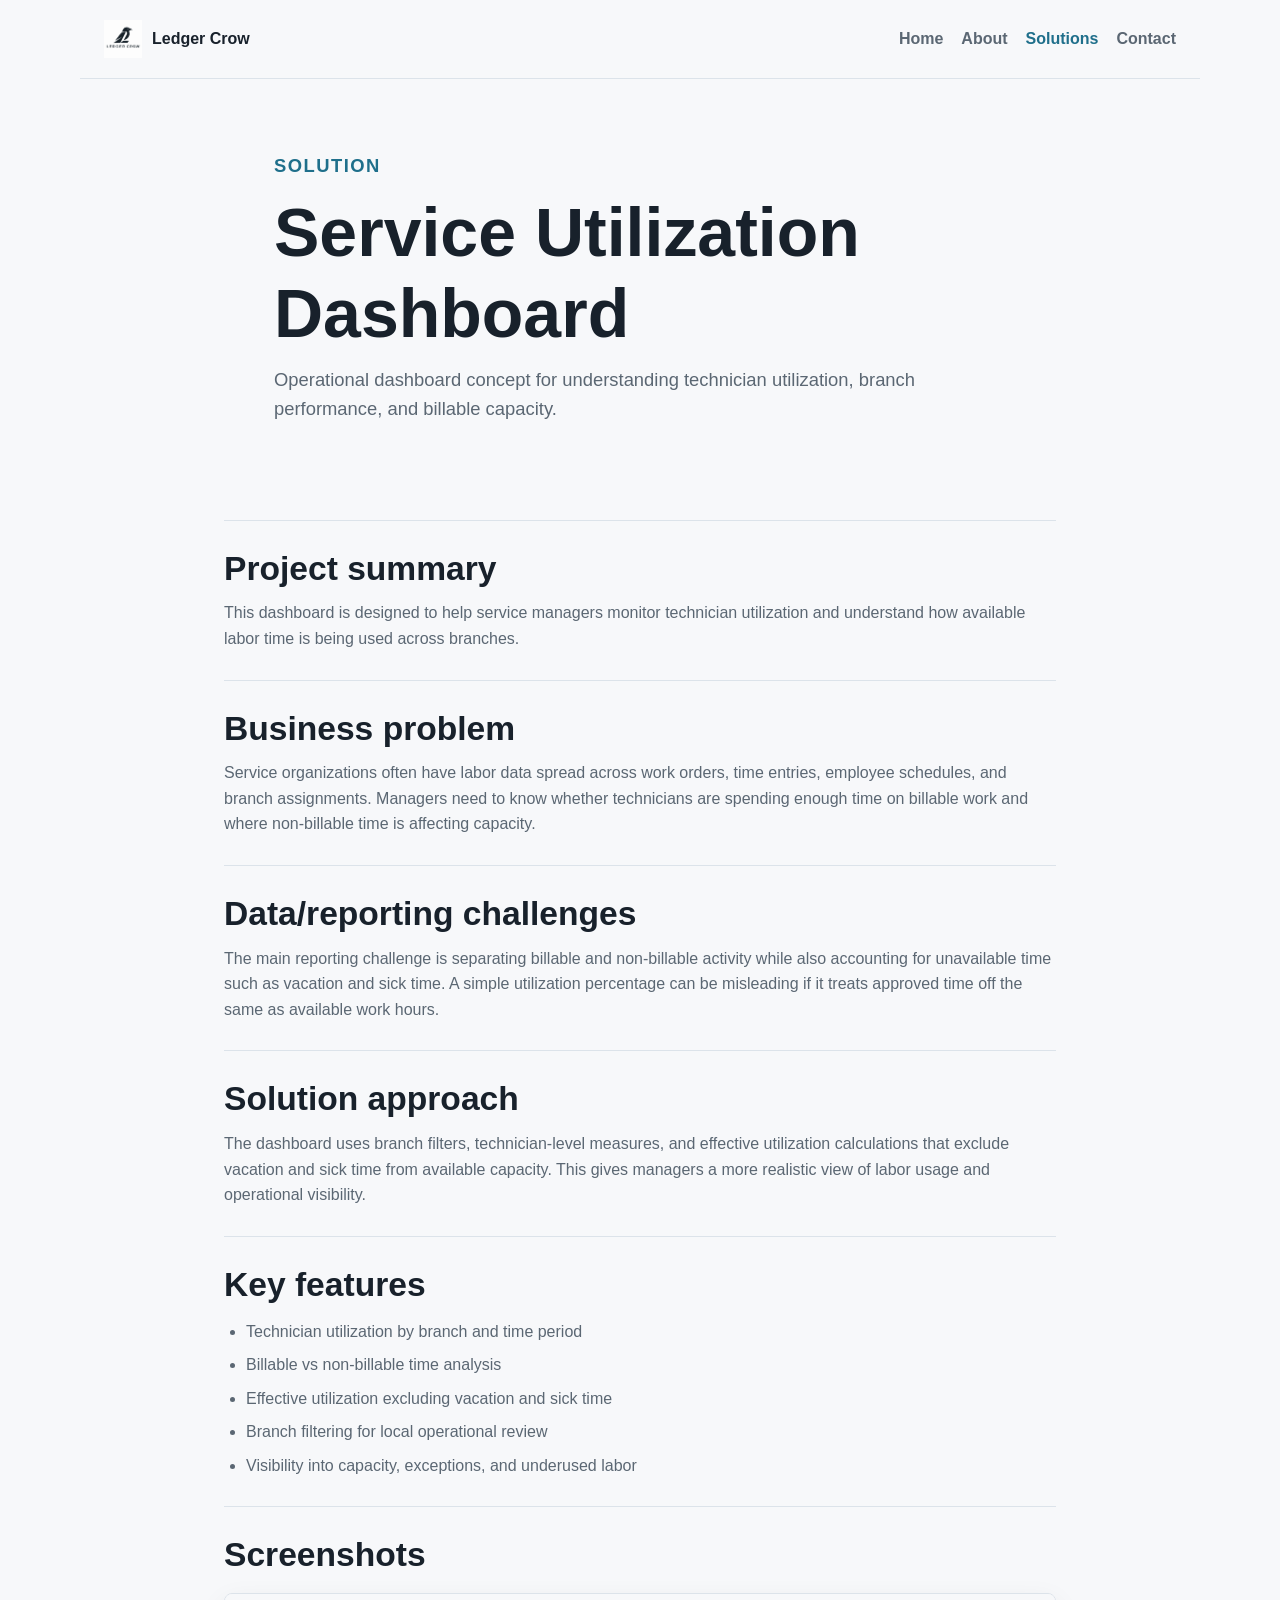
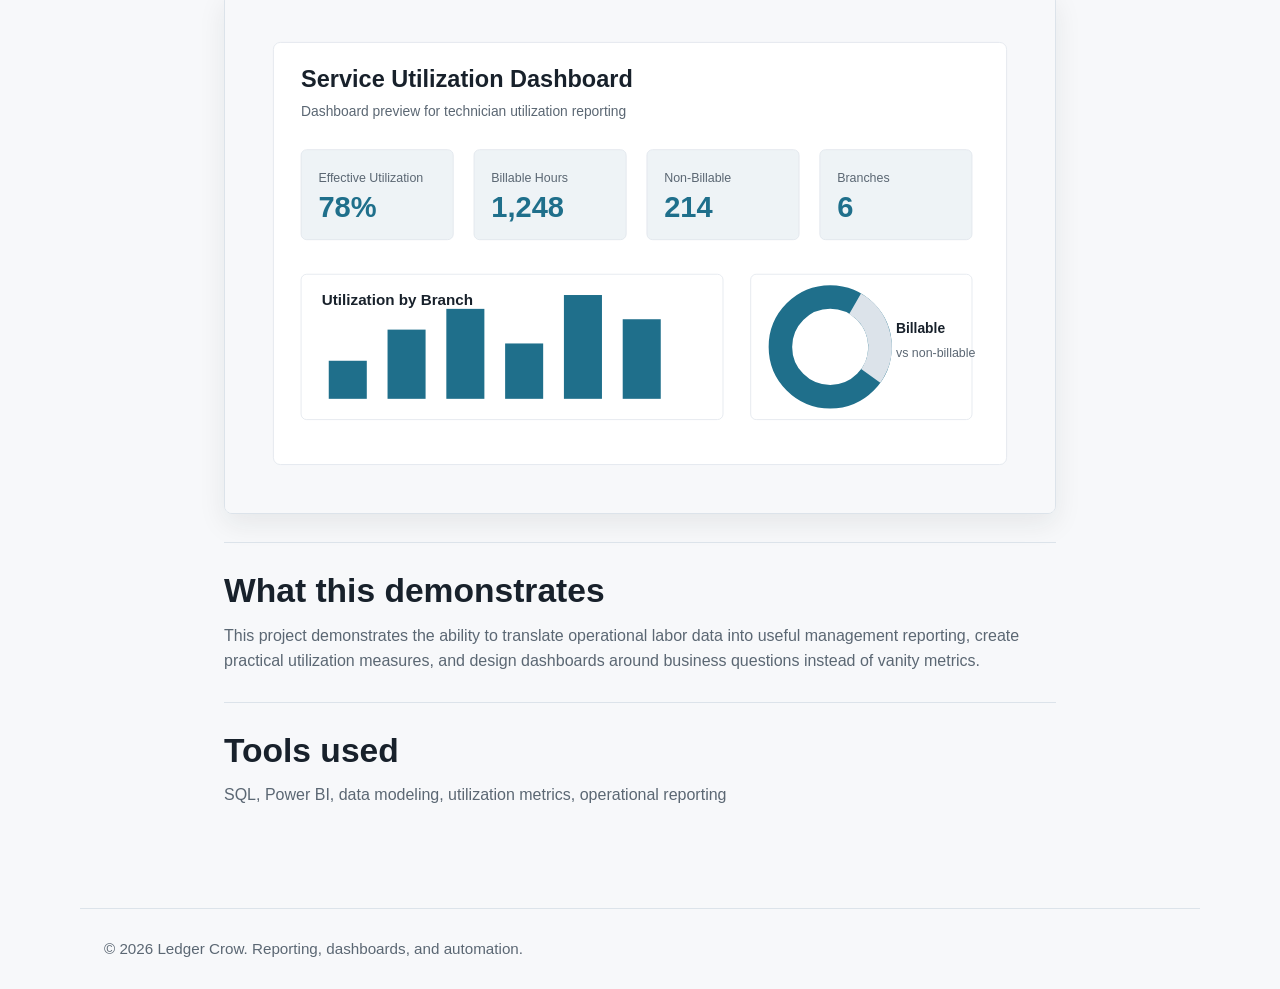
<file: projects/service-utilization-dashboard.html>
<!DOCTYPE html>
<html lang="en">
<head>
  <meta charset="UTF-8">
  <meta name="viewport" content="width=device-width, initial-scale=1.0">
  <title>Service Utilization Dashboard | Ledger Crow</title>
  <meta name="description" content="Ledger Crow solution for a technician service utilization dashboard focused on operational visibility and utilization reporting.">
  <link rel="stylesheet" href="../style.css">
</head>
<body>
  <header class="site-header">
    <a class="brand" href="../index.html">
      <img src="../images/ledger-crow-logo.png" alt="Ledger Crow logo">
      <span>Ledger Crow</span>
    </a>
    <button class="nav-toggle" type="button" aria-expanded="false" aria-controls="site-nav">Menu</button>
    <nav class="site-nav" id="site-nav" aria-label="Main navigation">
      <a href="../index.html">Home</a>
      <a href="../about.html">About</a>
      <a href="../projects.html">Solutions</a>
      <a href="../contact.html">Contact</a>
    </nav>
  </header>

  <main>
    <section class="page-header">
      <p class="eyebrow">Solution</p>
      <h1>Service Utilization Dashboard</h1>
      <p>Operational dashboard concept for understanding technician utilization, branch performance, and billable capacity.</p>
    </section>

    <article class="case-study">
      <section>
        <h2>Project summary</h2>
        <!-- Replace this summary with real project context when available. -->
        <p>This dashboard is designed to help service managers monitor technician utilization and understand how available labor time is being used across branches.</p>
      </section>

      <section>
        <h2>Business problem</h2>
        <p>Service organizations often have labor data spread across work orders, time entries, employee schedules, and branch assignments. Managers need to know whether technicians are spending enough time on billable work and where non-billable time is affecting capacity.</p>
      </section>

      <section>
        <h2>Data/reporting challenges</h2>
        <p>The main reporting challenge is separating billable and non-billable activity while also accounting for unavailable time such as vacation and sick time. A simple utilization percentage can be misleading if it treats approved time off the same as available work hours.</p>
      </section>

      <section>
        <h2>Solution approach</h2>
        <p>The dashboard uses branch filters, technician-level measures, and effective utilization calculations that exclude vacation and sick time from available capacity. This gives managers a more realistic view of labor usage and operational visibility.</p>
      </section>

      <section>
        <h2>Key features</h2>
        <ul class="feature-list">
          <li>Technician utilization by branch and time period</li>
          <li>Billable vs non-billable time analysis</li>
          <li>Effective utilization excluding vacation and sick time</li>
          <li>Branch filtering for local operational review</li>
          <li>Visibility into capacity, exceptions, and underused labor</li>
        </ul>
      </section>

      <section>
        <h2>Screenshots</h2>
        <img class="case-image" src="../images/service-utilization-placeholder.svg" alt="Service utilization dashboard preview">
      </section>

      <section>
        <h2>What this demonstrates</h2>
        <p>This project demonstrates the ability to translate operational labor data into useful management reporting, create practical utilization measures, and design dashboards around business questions instead of vanity metrics.</p>
      </section>

      <section>
        <h2>Tools used</h2>
        <p>SQL, Power BI, data modeling, utilization metrics, operational reporting</p>
      </section>
    </article>
  </main>

  <footer class="site-footer">
    <p>&copy; 2026 Ledger Crow. Reporting, dashboards, and automation.</p>
  </footer>

  <script src="../script.js"></script>
</body>
</html>
</file>
<file: style.css>
:root {
  --bg: #f7f8fa;
  --surface: #ffffff;
  --surface-muted: #eef3f6;
  --text: #18212b;
  --muted-text: #5b6773;
  --border: #dce3ea;
  --accent: #1f6f8b;
  --accent-dark: #155270;
  --shadow: 0 10px 28px rgba(24, 33, 43, 0.08);
  --radius: 8px;
  --max-width: 1120px;
}

* {
  box-sizing: border-box;
}

body {
  margin: 0;
  background: var(--bg);
  color: var(--text);
  font-family: -apple-system, BlinkMacSystemFont, "Segoe UI", Roboto, Arial, sans-serif;
  font-size: 16px;
  line-height: 1.6;
}

img {
  display: block;
  max-width: 100%;
}

a {
  color: var(--accent);
  text-decoration: none;
}

a:hover,
a:focus {
  color: var(--accent-dark);
  text-decoration: underline;
}

.site-header {
  position: sticky;
  top: 0;
  z-index: 10;
  display: flex;
  align-items: center;
  justify-content: space-between;
  gap: 24px;
  max-width: var(--max-width);
  margin: 0 auto;
  padding: 20px 24px;
  background: rgba(247, 248, 250, 0.96);
  backdrop-filter: blur(10px);
  border-bottom: 1px solid var(--border);
}

.brand {
  display: inline-flex;
  align-items: center;
  gap: 10px;
  color: var(--text);
  font-weight: 700;
  letter-spacing: 0;
}

.brand img {
  width: 38px;
  height: 38px;
  object-fit: contain;
  flex: 0 0 auto;
}

.brand:hover {
  color: var(--text);
  text-decoration: none;
}

.site-nav {
  display: flex;
  align-items: center;
  gap: 18px;
}

.site-nav a {
  color: var(--muted-text);
  font-weight: 600;
}

.site-nav a:hover,
.site-nav a:focus,
.site-nav a.active {
  color: var(--accent);
  text-decoration: none;
}

.nav-toggle {
  display: none;
  padding: 8px 12px;
  border: 1px solid var(--border);
  border-radius: var(--radius);
  background: var(--surface);
  color: var(--text);
  font: inherit;
  font-weight: 700;
  cursor: pointer;
}

.hero,
.page-header,
.section,
.cta-band {
  max-width: var(--max-width);
  margin: 0 auto;
  padding: 72px 24px;
}

.hero {
  display: grid;
  min-height: 440px;
  align-items: center;
}

.hero-content,
.page-header {
  max-width: 780px;
}

.hero-logo {
  width: 150px;
  height: 150px;
  object-fit: contain;
  margin-bottom: 22px;
}

.eyebrow {
  margin: 0 0 12px;
  color: var(--accent);
  font-size: 0.78rem;
  font-weight: 800;
  letter-spacing: 0.08em;
  text-transform: uppercase;
}

h1,
h2,
h3 {
  margin: 0;
  color: var(--text);
  line-height: 1.18;
}

h1 {
  max-width: 820px;
  font-size: clamp(2.15rem, 6vw, 4.25rem);
}

h2 {
  font-size: clamp(1.55rem, 3vw, 2.1rem);
}

h3 {
  font-size: 1.1rem;
}

p {
  margin: 12px 0 0;
  color: var(--muted-text);
}

.hero-text,
.page-header p {
  max-width: 720px;
  font-size: 1.15rem;
}

.button-row {
  display: flex;
  flex-wrap: wrap;
  gap: 12px;
  margin-top: 28px;
}

.button {
  display: inline-flex;
  align-items: center;
  justify-content: center;
  min-height: 44px;
  padding: 10px 18px;
  border: 1px solid transparent;
  border-radius: var(--radius);
  font-weight: 700;
  text-decoration: none;
}

.button:hover,
.button:focus {
  text-decoration: none;
}

.button.primary {
  background: var(--accent);
  color: #ffffff;
}

.button.primary:hover,
.button.primary:focus {
  background: var(--accent-dark);
  color: #ffffff;
}

.button.secondary {
  background: var(--surface);
  color: var(--accent);
  border-color: var(--border);
}

.button.secondary:hover,
.button.secondary:focus {
  border-color: var(--accent);
}

.section-heading {
  max-width: 720px;
  margin-bottom: 28px;
}

.muted {
  background: var(--surface-muted);
  max-width: none;
}

.muted > * {
  max-width: var(--max-width);
  margin-left: auto;
  margin-right: auto;
}

.card-grid {
  display: grid;
  grid-template-columns: repeat(3, minmax(0, 1fr));
  gap: 22px;
}

.project-card,
.contact-card {
  overflow: hidden;
  background: var(--surface);
  border: 1px solid var(--border);
  border-radius: var(--radius);
  box-shadow: var(--shadow);
}

.project-card img {
  width: 100%;
  aspect-ratio: 16 / 10;
  object-fit: cover;
  border-bottom: 1px solid var(--border);
}

.card-body,
.contact-card {
  padding: 24px;
}

.card-body h2,
.card-body h3 {
  margin-bottom: 8px;
}

.card-body .button {
  margin-top: 18px;
}

.text-link {
  display: inline-block;
  margin-top: 18px;
  font-weight: 800;
}

.service-grid {
  display: grid;
  grid-template-columns: repeat(auto-fit, minmax(220px, 1fr));
  gap: 18px;
}

.service-item {
  padding: 22px;
  background: var(--surface);
  border: 1px solid var(--border);
  border-radius: var(--radius);
}

.cta-band {
  display: flex;
  align-items: center;
  justify-content: space-between;
  gap: 24px;
  border-top: 1px solid var(--border);
}

.narrow {
  max-width: 840px;
}

.about-header {
  padding-bottom: 32px;
}

.about-content {
  padding-top: 28px;
}

.about-grid {
  display: grid;
  grid-template-columns: minmax(0, 1fr) 330px;
  gap: 42px;
  align-items: start;
}

.about-main {
  max-width: 720px;
}

.about-sidebar {
  display: grid;
  gap: 18px;
}

.info-card {
  padding: 22px;
  background: var(--surface);
  border: 1px solid var(--border);
  border-radius: var(--radius);
  box-shadow: var(--shadow);
}

.compact-list {
  margin: 14px 0 0;
  padding-left: 20px;
  color: var(--muted-text);
}

.compact-list li + li {
  margin-top: 7px;
}

.contact-list {
  margin: 20px 0 0;
  padding: 0;
  list-style: none;
}

.contact-list li + li {
  margin-top: 10px;
}

.case-study {
  max-width: 880px;
  margin: 0 auto;
  padding: 24px 24px 72px;
}

.case-study section {
  padding: 28px 0;
  border-top: 1px solid var(--border);
}

.case-study .wide-section {
  width: min(calc(100vw - 48px), var(--max-width));
  margin-left: 50%;
  transform: translateX(-50%);
}

.case-study .wide-section > h2,
.case-study .wide-section > p {
  max-width: 780px;
}

.live-dashboard-section {
  padding-bottom: 18px;
}

.feature-list {
  margin: 14px 0 0;
  padding-left: 22px;
  color: var(--muted-text);
}

.feature-list li + li {
  margin-top: 8px;
}

.case-image {
  margin-top: 18px;
  border: 1px solid var(--border);
  border-radius: var(--radius);
  box-shadow: var(--shadow);
}

.screenshot-stack {
  display: grid;
  gap: 24px;
  margin-top: 18px;
}

.screenshot-card {
  margin: 0;
  overflow: hidden;
  background: var(--surface);
  border: 1px solid var(--border);
  border-radius: var(--radius);
  box-shadow: var(--shadow);
}

.screenshot-card img {
  width: 100%;
  height: auto;
}

.screenshot-card figcaption {
  padding: 18px 20px 20px;
}

.screenshot-card figcaption strong,
.screenshot-card figcaption span {
  display: block;
}

.screenshot-card figcaption strong {
  color: var(--text);
}

.screenshot-card figcaption span {
  margin-top: 6px;
  color: var(--muted-text);
}

.power-bi-embed {
  width: 100%;
  margin-top: 18px;
  overflow: hidden;
  background: var(--surface);
  border: 1px solid var(--border);
  border-radius: var(--radius);
  box-shadow: var(--shadow);
}

.power-bi-embed iframe {
  display: block;
  width: 100%;
  height: 625px;
  min-height: 625px;
  border: 0;
}

.workflow-strip {
  display: flex;
  flex-wrap: wrap;
  gap: 12px;
  align-items: center;
  margin-top: 22px;
}

.workflow-strip span {
  position: relative;
  display: inline-flex;
  align-items: center;
  min-height: 42px;
  padding: 8px 14px;
  background: var(--surface-muted);
  border: 1px solid var(--border);
  border-radius: var(--radius);
  color: var(--text);
  font-weight: 700;
}

.workflow-strip span:not(:last-child)::after {
  content: ">";
  margin-left: 12px;
  color: var(--accent);
}

.site-footer {
  max-width: var(--max-width);
  margin: 0 auto;
  padding: 28px 24px;
  border-top: 1px solid var(--border);
}

.site-footer p {
  margin: 0;
  font-size: 0.95rem;
}

@media (max-width: 900px) {
  .card-grid,
  .service-grid {
    grid-template-columns: repeat(2, minmax(0, 1fr));
  }

  .about-grid {
    grid-template-columns: 1fr;
    gap: 28px;
  }

  .about-main {
    max-width: none;
  }

  .cta-band {
    align-items: flex-start;
    flex-direction: column;
  }
}

@media (max-width: 680px) {
  .site-header {
    align-items: flex-start;
    flex-wrap: wrap;
    padding: 16px 20px;
  }

  .brand img {
    width: 30px;
    height: 30px;
  }

  .hero-logo {
    width: 116px;
    height: 116px;
  }

  .nav-toggle {
    display: inline-flex;
  }

  .site-nav {
    display: none;
    flex-basis: 100%;
    flex-direction: column;
    align-items: flex-start;
    gap: 10px;
    padding-top: 12px;
  }

  .site-nav.open {
    display: flex;
  }

  .hero,
  .page-header,
  .section,
  .cta-band {
    padding: 52px 20px;
  }

  .about-header {
    padding-bottom: 24px;
  }

  .about-content {
    padding-top: 22px;
  }

  .hero {
    min-height: 380px;
  }

  .card-grid,
  .service-grid {
    grid-template-columns: 1fr;
  }

  .button {
    width: 100%;
  }

  .case-study {
    padding: 4px 20px 52px;
  }

  .case-study .wide-section {
    width: 100%;
    margin-left: 0;
    transform: none;
  }

  .power-bi-embed iframe {
    height: 560px;
    min-height: 520px;
  }
}
</file>
